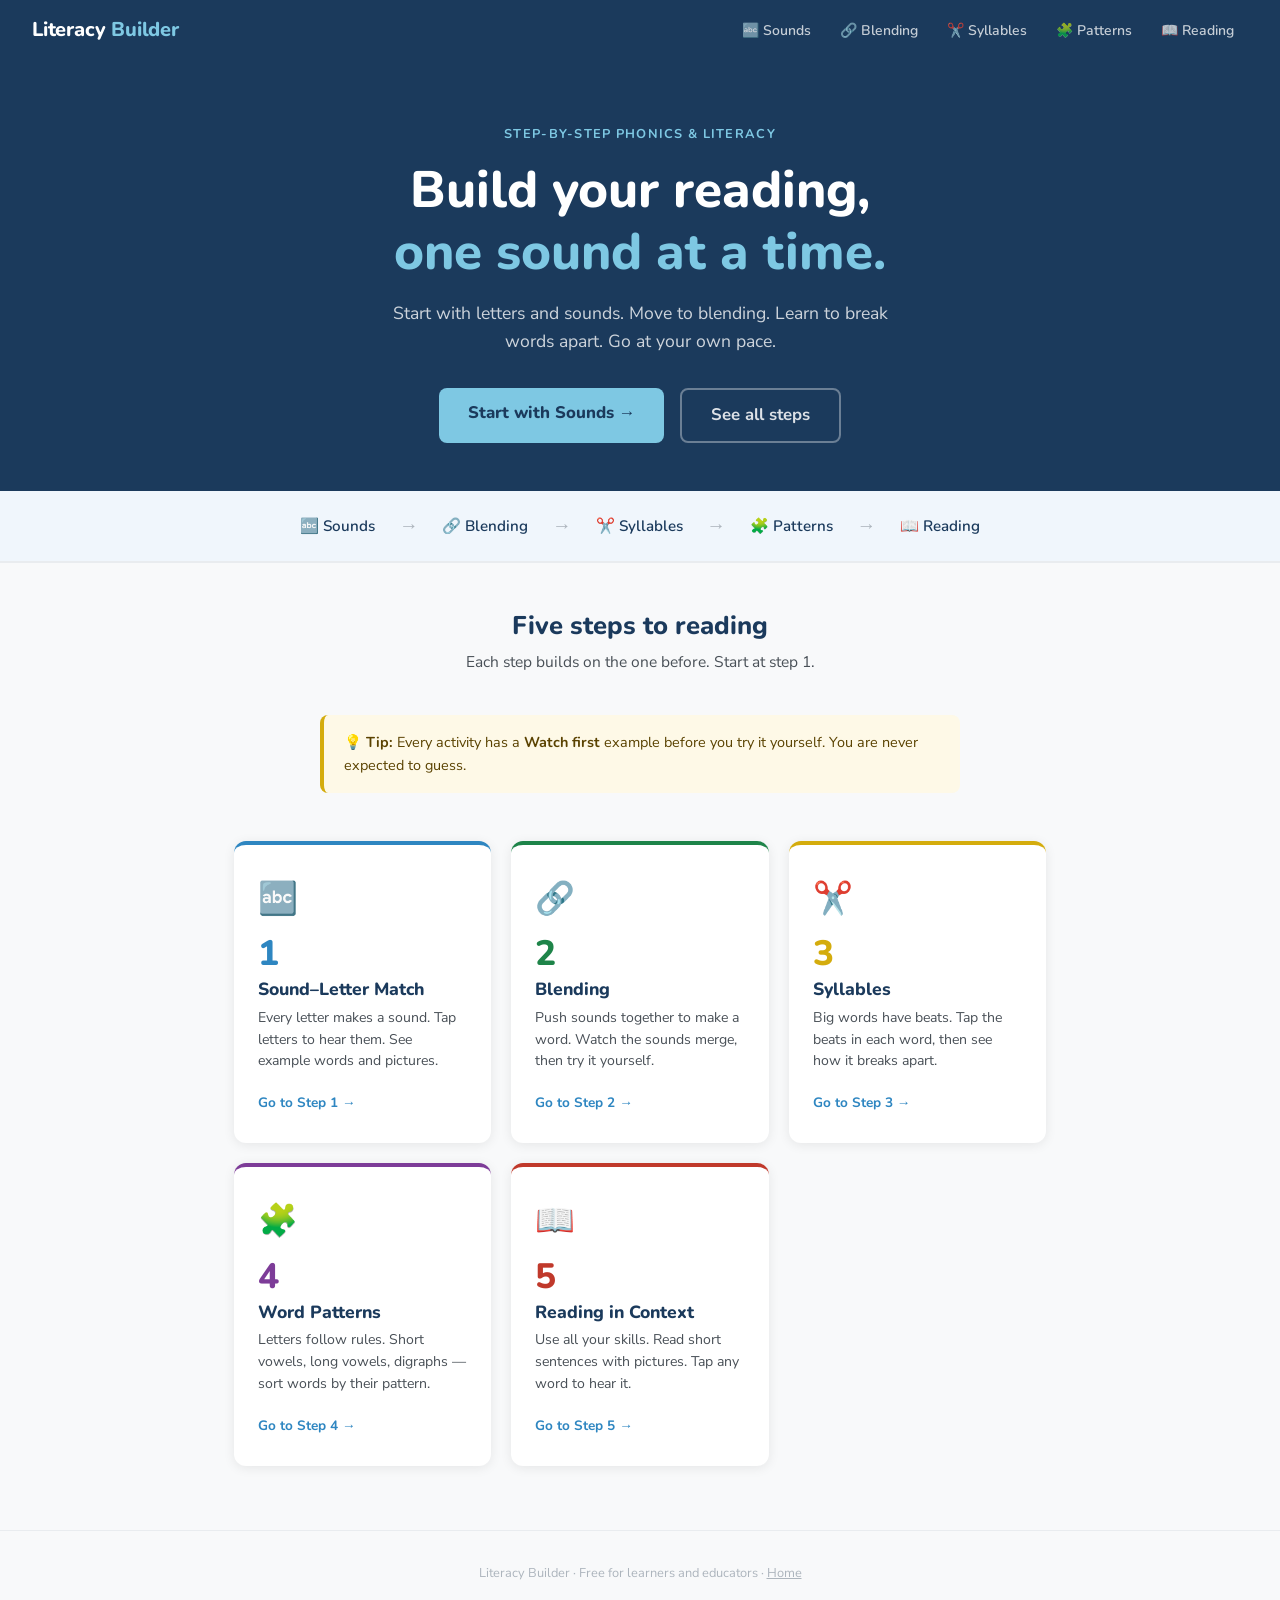
<file: index.html>
<!DOCTYPE html>
<html lang="en">
<head>
  <meta charset="UTF-8" />
  <meta name="viewport" content="width=device-width, initial-scale=1.0" />
  <title>Literacy Builder</title>
  <link rel="stylesheet" href="css/style.css" />
  <style>
    .hero {
      background: var(--navy);
      color: var(--white);
      padding: 4rem 2rem 3rem;
      text-align: center;
    }
    .hero-tag {
      font-family: 'Nunito', sans-serif;
      font-size: 0.8rem;
      font-weight: 700;
      letter-spacing: 0.1em;
      text-transform: uppercase;
      color: #7EC8E3;
      margin-bottom: 1rem;
    }
    .hero h1 {
      font-size: clamp(2.2rem, 5vw, 3.2rem);
      margin-bottom: 1rem;
    }
    .hero h1 span { color: #7EC8E3; }
    .hero p {
      font-size: 1.1rem;
      color: rgba(255,255,255,0.78);
      max-width: 520px;
      margin: 0 auto 2rem;
    }
    .hero-btns { display: flex; gap: 1rem; justify-content: center; flex-wrap: wrap; }
    .btn-hero-main {
      background: #7EC8E3;
      color: var(--navy);
      font-family: 'Nunito', sans-serif;
      font-weight: 800;
      font-size: 1.05rem;
      padding: 0.75rem 1.8rem;
      border-radius: 8px;
      border: none;
      cursor: pointer;
      text-decoration: none;
      display: inline-block;
    }
    .btn-hero-ghost {
      background: transparent;
      color: rgba(255,255,255,0.85);
      font-family: 'Nunito', sans-serif;
      font-weight: 700;
      font-size: 1.05rem;
      padding: 0.75rem 1.8rem;
      border-radius: 8px;
      border: 2px solid rgba(255,255,255,0.35);
      cursor: pointer;
      text-decoration: none;
      display: inline-block;
    }
    /* How it works strip */
    .how-strip {
      background: #f0f6fc;
      border-bottom: 2px solid var(--gray-2);
      padding: 1.25rem 2rem;
      display: flex;
      align-items: center;
      gap: 1.5rem;
      justify-content: center;
      flex-wrap: wrap;
      font-family: 'Nunito', sans-serif;
      font-weight: 600;
      font-size: 0.95rem;
      color: var(--navy);
    }
    .how-strip .arrow { color: var(--gray-3); font-size: 1.2rem; }
    /* Steps grid */
    .steps-section { max-width: 860px; margin: 0 auto; padding: 3rem 1.5rem 4rem; }
    .steps-section h2 {
      text-align: center;
      font-size: 1.6rem;
      color: var(--navy);
      margin-bottom: 0.5rem;
    }
    .steps-section .sub {
      text-align: center;
      color: var(--gray-4);
      margin-bottom: 2.5rem;
      font-size: 0.97rem;
    }
    .steps-grid {
      display: grid;
      grid-template-columns: repeat(auto-fit, minmax(230px, 1fr));
      gap: 1.25rem;
    }
    .step-card {
      background: var(--white);
      border-radius: var(--radius);
      box-shadow: var(--shadow);
      padding: 1.75rem 1.5rem;
      text-decoration: none;
      color: inherit;
      display: block;
      border-top: 4px solid var(--sky);
      transition: transform 0.15s, box-shadow 0.15s;
    }
    .step-card:hover { transform: translateY(-3px); box-shadow: 0 6px 20px rgba(0,0,0,0.12); }
    .step-card.c1 { border-color: var(--sky); }
    .step-card.c2 { border-color: var(--green); }
    .step-card.c3 { border-color: var(--amber); }
    .step-card.c4 { border-color: var(--purple); }
    .step-card.c5 { border-color: var(--coral); }
    .step-num {
      font-family: 'Nunito', sans-serif;
      font-weight: 800;
      font-size: 2.2rem;
      line-height: 1;
      margin-bottom: 0.5rem;
      opacity: 0.15;
    }
    .step-card.c1 .step-num { color: var(--sky); opacity: 1; }
    .step-card.c2 .step-num { color: var(--green); opacity: 1; }
    .step-card.c3 .step-num { color: var(--amber); opacity: 1; }
    .step-card.c4 .step-num { color: var(--purple); opacity: 1; }
    .step-card.c5 .step-num { color: var(--coral); opacity: 1; }
    .step-card .icon { font-size: 2rem; margin-bottom: 0.75rem; display: block; }
    .step-card h3 { font-size: 1.1rem; color: var(--navy); margin-bottom: 0.4rem; }
    .step-card p { font-size: 0.88rem; color: var(--gray-4); line-height: 1.55; margin-bottom: 1rem; }
    .step-link {
      font-family: 'Nunito', sans-serif;
      font-weight: 700;
      font-size: 0.85rem;
      color: var(--sky);
    }
    /* Tip box */
    .tip-box {
      max-width: 640px;
      margin: 0 auto 3rem;
      background: var(--amber-lt);
      border-left: 4px solid var(--amber);
      border-radius: 8px;
      padding: 1rem 1.25rem;
      font-size: 0.9rem;
      color: #5a4200;
    }
    .tip-box strong { font-family: 'Nunito', sans-serif; font-weight: 700; }
  </style>
</head>
<body>
  <nav id="site-nav"></nav>

  <div class="hero">
    <div class="hero-tag">Step-by-step phonics &amp; literacy</div>
    <h1>Build your reading,<br><span>one sound at a time.</span></h1>
    <p>Start with letters and sounds. Move to blending. Learn to break words apart. Go at your own pace.</p>
    <div class="hero-btns">
      <a class="btn-hero-main" href="activities/sounds.html">Start with Sounds →</a>
      <a class="btn-hero-ghost" href="#steps">See all steps</a>
    </div>
  </div>

  <div class="how-strip">
    <span>🔤 Sounds</span>
    <span class="arrow">→</span>
    <span>🔗 Blending</span>
    <span class="arrow">→</span>
    <span>✂️ Syllables</span>
    <span class="arrow">→</span>
    <span>🧩 Patterns</span>
    <span class="arrow">→</span>
    <span>📖 Reading</span>
  </div>

  <div class="steps-section" id="steps">
    <h2>Five steps to reading</h2>
    <p class="sub">Each step builds on the one before. Start at step 1.</p>

    <div class="tip-box">
      <strong>💡 Tip:</strong> Every activity has a <strong>Watch first</strong> example before you try it yourself. You are never expected to guess.
    </div>

    <div class="steps-grid">
      <a class="step-card c1" href="activities/sounds.html">
        <span class="icon">🔤</span>
        <div class="step-num">1</div>
        <h3>Sound–Letter Match</h3>
        <p>Every letter makes a sound. Tap letters to hear them. See example words and pictures.</p>
        <span class="step-link">Go to Step 1 →</span>
      </a>
      <a class="step-card c2" href="activities/blending.html">
        <span class="icon">🔗</span>
        <div class="step-num">2</div>
        <h3>Blending</h3>
        <p>Push sounds together to make a word. Watch the sounds merge, then try it yourself.</p>
        <span class="step-link">Go to Step 2 →</span>
      </a>
      <a class="step-card c3" href="activities/syllables.html">
        <span class="icon">✂️</span>
        <div class="step-num">3</div>
        <h3>Syllables</h3>
        <p>Big words have beats. Tap the beats in each word, then see how it breaks apart.</p>
        <span class="step-link">Go to Step 3 →</span>
      </a>
      <a class="step-card c4" href="activities/patterns.html">
        <span class="icon">🧩</span>
        <div class="step-num">4</div>
        <h3>Word Patterns</h3>
        <p>Letters follow rules. Short vowels, long vowels, digraphs — sort words by their pattern.</p>
        <span class="step-link">Go to Step 4 →</span>
      </a>
      <a class="step-card c5" href="activities/reading.html">
        <span class="icon">📖</span>
        <div class="step-num">5</div>
        <h3>Reading in Context</h3>
        <p>Use all your skills. Read short sentences with pictures. Tap any word to hear it.</p>
        <span class="step-link">Go to Step 5 →</span>
      </a>
    </div>
  </div>

  <footer id="site-footer"></footer>
  <script src="js/nav.js"></script>
  <script>injectNav('');</script>
</body>
</html>
</file>
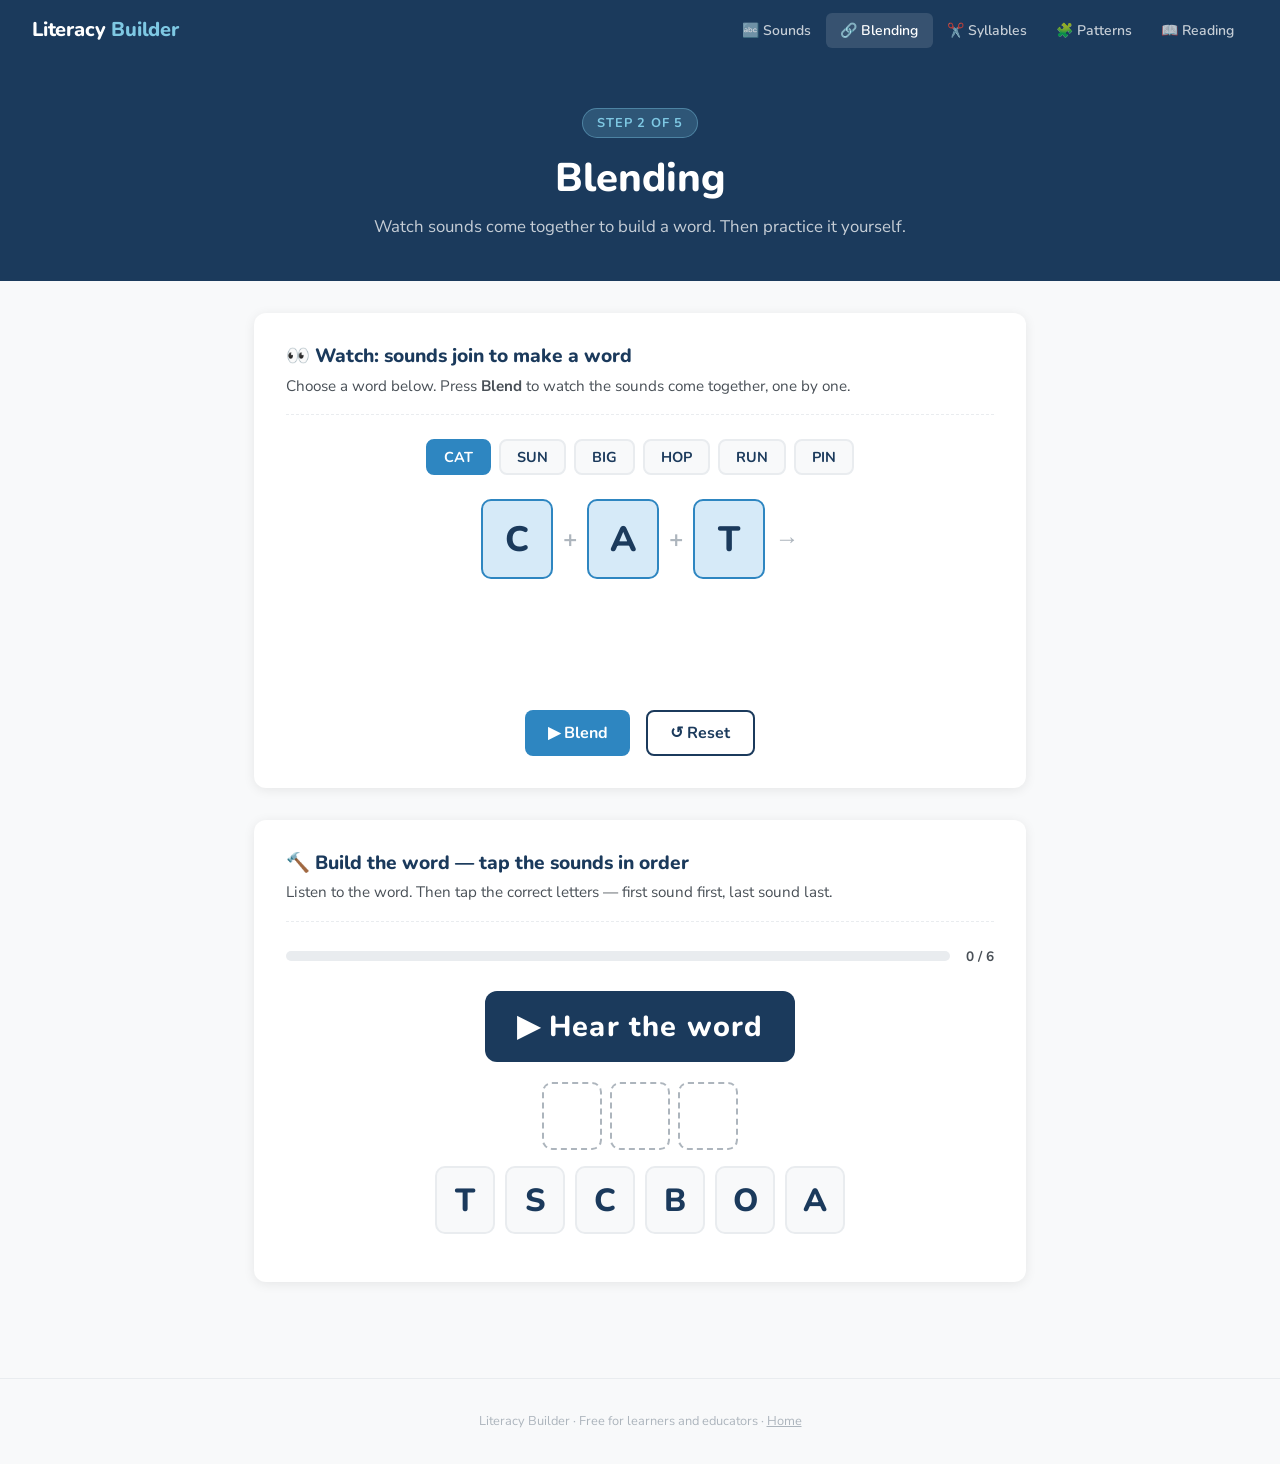
<file: activities/blending.html>
<!DOCTYPE html>
<html lang="en">
<head>
  <meta charset="UTF-8" />
  <meta name="viewport" content="width=device-width, initial-scale=1.0" />
  <title>Step 2: Blending – Literacy Builder</title>
  <link rel="stylesheet" href="../css/style.css" />
  <style>
    /* ── BLENDER ─────────────────── */
    .blender {
      display: flex;
      flex-direction: column;
      align-items: center;
      gap: 1.5rem;
    }
    .sound-row {
      display: flex;
      align-items: center;
      gap: 10px;
      flex-wrap: wrap;
      justify-content: center;
    }
    .sound-box {
      width: 72px;
      height: 80px;
      border-radius: 10px;
      border: 2px solid var(--sky);
      background: var(--sky-lt);
      display: flex;
      align-items: center;
      justify-content: center;
      font-family: 'Nunito', sans-serif;
      font-weight: 800;
      font-size: 2.2rem;
      color: var(--navy);
      position: relative;
      transition: background 0.2s, transform 0.15s;
    }
    .sound-box.lit {
      background: var(--sky);
      color: white;
      transform: scale(1.08);
    }
    .plus-sign {
      font-size: 1.5rem;
      color: var(--gray-3);
      font-weight: 700;
    }
    .arrow-sign {
      font-size: 1.5rem;
      color: var(--gray-3);
    }
    .word-result {
      background: var(--navy);
      color: white;
      font-family: 'Nunito', sans-serif;
      font-weight: 800;
      font-size: 2.5rem;
      border-radius: 12px;
      padding: 0.6rem 2rem;
      letter-spacing: 0.05em;
      min-width: 180px;
      text-align: center;
      opacity: 0;
      transition: opacity 0.4s;
    }
    .word-result.show { opacity: 1; }
    .blend-btns { display: flex; gap: 1rem; flex-wrap: wrap; justify-content: center; }

    /* word selector */
    .word-selector {
      display: flex;
      gap: 8px;
      flex-wrap: wrap;
      justify-content: center;
      margin-bottom: 1.5rem;
    }
    .word-pick {
      background: var(--gray-1);
      border: 2px solid var(--gray-2);
      border-radius: 8px;
      padding: 6px 16px;
      font-family: 'Nunito', sans-serif;
      font-weight: 700;
      font-size: 0.9rem;
      color: var(--navy);
      cursor: pointer;
      transition: all 0.12s;
    }
    .word-pick:hover  { border-color: var(--sky); background: var(--sky-lt); }
    .word-pick.active { border-color: var(--sky); background: var(--sky); color: white; }

    /* ── SORT GAME ───────────────── */
    .sort-prompt {
      font-family: 'Nunito', sans-serif;
      font-weight: 800;
      font-size: 1.15rem;
      color: var(--navy);
      text-align: center;
      margin-bottom: 1rem;
    }
    .audio-word-btn {
      background: var(--navy);
      color: white;
      border: none;
      border-radius: 12px;
      padding: 1rem 2rem;
      font-family: 'Nunito', sans-serif;
      font-weight: 800;
      font-size: 1.8rem;
      cursor: pointer;
      display: block;
      margin: 0 auto 1.25rem;
      letter-spacing: 0.04em;
    }
    .audio-word-btn:active { transform: scale(0.97); }
    .letter-choices {
      display: flex;
      gap: 10px;
      justify-content: center;
      flex-wrap: wrap;
      margin-bottom: 1rem;
    }
    .letter-choice {
      width: 60px;
      height: 68px;
      border-radius: 10px;
      border: 2px solid var(--gray-2);
      background: var(--gray-1);
      font-family: 'Nunito', sans-serif;
      font-weight: 800;
      font-size: 2rem;
      color: var(--navy);
      cursor: pointer;
      display: flex;
      align-items: center;
      justify-content: center;
      transition: all 0.12s;
    }
    .letter-choice:hover { border-color: var(--sky); background: var(--sky-lt); }
    .letter-choice.right { border-color: var(--green); background: var(--green-lt); color: var(--green); pointer-events: none; }
    .letter-choice.wrong { border-color: var(--coral); background: var(--coral-lt); color: var(--coral); }
    .slot-row {
      display: flex;
      gap: 8px;
      justify-content: center;
      margin-bottom: 1rem;
    }
    .slot {
      width: 60px;
      height: 68px;
      border-radius: 10px;
      border: 2px dashed var(--gray-3);
      background: var(--white);
      font-family: 'Nunito', sans-serif;
      font-weight: 800;
      font-size: 2rem;
      color: var(--navy);
      display: flex;
      align-items: center;
      justify-content: center;
    }
    .slot.filled { border-style: solid; border-color: var(--green); background: var(--green-lt); color: var(--green); }
  </style>
</head>
<body>
  <nav id="site-nav"></nav>

  <div class="page-hero">
    <div class="step-badge">Step 2 of 5</div>
    <h1>Blending</h1>
    <p>Watch sounds come together to build a word. Then practice it yourself.</p>
  </div>

  <div class="activity-wrap">

    <!-- DEMO: animated blender -->
    <div class="activity-card">
      <h2>👀 Watch: sounds join to make a word</h2>
      <p class="instruction">Choose a word below. Press <strong>Blend</strong> to watch the sounds come together, one by one.</p>

      <div class="word-selector" id="word-selector"></div>

      <div class="blender">
        <div class="sound-row" id="sound-row"></div>
        <div class="word-result" id="word-result"></div>
        <div class="blend-btns">
          <button class="btn btn-sky" id="blend-btn" onclick="startBlend()">▶ Blend</button>
          <button class="btn btn-ghost" onclick="resetBlend()">↺ Reset</button>
        </div>
      </div>
      <div class="feedback" id="blend-feedback"></div>
    </div>

    <!-- ACTIVITY: Build the word -->
    <div class="activity-card">
      <h2>🔨 Build the word — tap the sounds in order</h2>
      <p class="instruction">Listen to the word. Then tap the correct letters — first sound first, last sound last.</p>

      <div class="progress-row">
        <div class="progress-bar"><div class="progress-fill" id="build-progress" style="width:0%"></div></div>
        <span class="progress-label" id="build-count">0 / 6</span>
      </div>

      <button class="audio-word-btn" id="audio-word-btn" onclick="playBuildWord()">▶ Hear the word</button>

      <div class="slot-row" id="slot-row"></div>
      <div class="letter-choices" id="letter-choices"></div>
      <div class="feedback" id="build-feedback"></div>

      <div style="text-align:center;margin-top:1.5rem;display:none;" id="build-next-row">
        <button class="btn btn-navy" onclick="nextBuildWord()">Next word →</button>
      </div>
      <div style="text-align:center;margin-top:1.5rem;display:none;" id="build-done">
        <p style="font-family:'Nunito',sans-serif;font-weight:800;font-size:1.2rem;color:var(--green);margin-bottom:1rem;">🎉 You built all the words!</p>
        <a class="btn btn-green" href="syllables.html">Next: Syllables →</a>
      </div>
    </div>

  </div>

  <footer id="site-footer"></footer>
  <script src="../js/nav.js"></script>
  <script>
    injectNav('blending');

    // ── DATA ───────────────────────────────────────────────
    const blendWords = [
      { word: 'CAT', sounds: ['C','A','T'] },
      { word: 'SUN', sounds: ['S','U','N'] },
      { word: 'BIG', sounds: ['B','I','G'] },
      { word: 'HOP', sounds: ['H','O','P'] },
      { word: 'RUN', sounds: ['R','U','N'] },
      { word: 'PIN', sounds: ['P','I','N'] },
    ];

    const buildWords = [
      { word: 'CAT', sounds: ['C','A','T'], distractors:['B','O','S'] },
      { word: 'SIT', sounds: ['S','I','T'], distractors:['M','O','P'] },
      { word: 'BED', sounds: ['B','E','D'], distractors:['P','A','N'] },
      { word: 'HOP', sounds: ['H','O','P'], distractors:['F','A','T'] },
      { word: 'RUN', sounds: ['R','U','N'], distractors:['B','I','G'] },
      { word: 'FIG', sounds: ['F','I','G'], distractors:['S','O','T'] },
    ];

    // ── BLEND DEMO ─────────────────────────────────────────
    let blendIndex = 0, blending = false;

    function buildWordSelector() {
      const ws = document.getElementById('word-selector');
      blendWords.forEach((w, i) => {
        const btn = document.createElement('button');
        btn.className = 'word-pick' + (i === 0 ? ' active' : '');
        btn.textContent = w.word;
        btn.addEventListener('click', () => {
          blendIndex = i;
          document.querySelectorAll('.word-pick').forEach(b => b.classList.remove('active'));
          btn.classList.add('active');
          resetBlend();
        });
        ws.appendChild(btn);
      });
    }
    buildWordSelector();

    function renderSoundRow() {
      const d = blendWords[blendIndex];
      const row = document.getElementById('sound-row');
      row.innerHTML = '';
      d.sounds.forEach((s, i) => {
        if (i > 0) {
          const plus = document.createElement('span');
          plus.className = 'plus-sign';
          plus.textContent = '+';
          row.appendChild(plus);
        }
        const box = document.createElement('div');
        box.className = 'sound-box';
        box.id = 'sbox-' + i;
        box.textContent = s;
        row.appendChild(box);
      });
      const arrow = document.createElement('span');
      arrow.className = 'arrow-sign';
      arrow.textContent = '→';
      row.appendChild(arrow);
      document.getElementById('word-result').className = 'word-result';
      document.getElementById('word-result').textContent = d.word;
    }
    renderSoundRow();

    function resetBlend() {
      blending = false;
      renderSoundRow();
      document.getElementById('blend-feedback').className = 'feedback';
      document.getElementById('blend-btn').disabled = false;
    }

    function startBlend() {
      if (blending) return;
      blending = true;
      document.getElementById('blend-btn').disabled = true;
      const d = blendWords[blendIndex];
      let i = 0;
      function step() {
        if (i < d.sounds.length) {
          const box = document.getElementById('sbox-' + i);
          box.classList.add('lit');
          speak(d.sounds[i], 0.7);
          i++;
          setTimeout(step, 700);
        } else {
          setTimeout(() => {
            document.getElementById('word-result').classList.add('show');
            speak(d.word, 0.75);
            showFeedback(document.getElementById('blend-feedback'), 'neutral',
              `✅ The sounds ${d.sounds.join(' + ')} blend to make "${d.word}".`);
          }, 300);
        }
      }
      step();
    }

    // ── BUILD WORD ─────────────────────────────────────────
    let buildIndex = 0, buildFilled = [];

    function renderBuildWord() {
      const d = buildWords[buildIndex];
      buildFilled = [];
      updateBuildProgress();
      document.getElementById('build-feedback').className = 'feedback';
      document.getElementById('build-next-row').style.display = 'none';
      document.getElementById('audio-word-btn').textContent = '▶ Hear the word';

      // Slots
      const slots = document.getElementById('slot-row');
      slots.innerHTML = '';
      d.sounds.forEach((_, i) => {
        const s = document.createElement('div');
        s.className = 'slot';
        s.id = 'slot-' + i;
        slots.appendChild(s);
      });

      // Choices (target + distractors, shuffled)
      const all = shuffleArr([...d.sounds, ...d.distractors]);
      const choices = document.getElementById('letter-choices');
      choices.innerHTML = '';
      all.forEach(letter => {
        const btn = document.createElement('div');
        btn.className = 'letter-choice';
        btn.textContent = letter;
        btn.addEventListener('click', () => chooseLetter(btn, letter));
        choices.appendChild(btn);
      });
    }

    function playBuildWord() {
      const d = buildWords[buildIndex];
      speak(d.word, 0.75);
      document.getElementById('audio-word-btn').textContent = d.word + ' 🔊';
    }

    function chooseLetter(btn, letter) {
      const d = buildWords[buildIndex];
      const expected = d.sounds[buildFilled.length];
      if (!expected) return;

      if (letter === expected) {
        buildFilled.push(letter);
        const slot = document.getElementById('slot-' + (buildFilled.length - 1));
        slot.textContent = letter;
        slot.classList.add('filled');
        btn.classList.add('right');
        btn.style.pointerEvents = 'none';
        speak(letter, 0.8);

        if (buildFilled.length === d.sounds.length) {
          speak(d.word, 0.8);
          showFeedback(document.getElementById('build-feedback'), 'correct',
            `✅ Yes! ${d.sounds.join(' + ')} = "${d.word}". Well done.`);
          updateBuildProgress();
          if (buildIndex < buildWords.length - 1) {
            document.getElementById('build-next-row').style.display = 'block';
          } else {
            setTimeout(() => {
              document.getElementById('build-next-row').style.display = 'none';
              document.getElementById('build-done').style.display = 'block';
            }, 1000);
          }
        }
      } else {
        btn.classList.add('wrong');
        showFeedback(document.getElementById('build-feedback'), 'incorrect',
          `Not quite. Think about the first sound in the word. Press ▶ to hear it again.`);
        setTimeout(() => btn.classList.remove('wrong'), 800);
      }
    }

    function nextBuildWord() {
      buildIndex++;
      renderBuildWord();
    }

    function updateBuildProgress() {
      const done = buildFilled.length > 0 ? buildIndex : buildIndex;
      const total = buildWords.length;
      document.getElementById('build-progress').style.width = (buildIndex / total * 100) + '%';
      document.getElementById('build-count').textContent = buildIndex + ' / ' + total;
    }

    function shuffleArr(a) {
      for (let i = a.length - 1; i > 0; i--) {
        const j = Math.floor(Math.random() * (i + 1));
        [a[i], a[j]] = [a[j], a[i]];
      }
      return a;
    }

    renderBuildWord();
  </script>
</body>
</html>
</file>
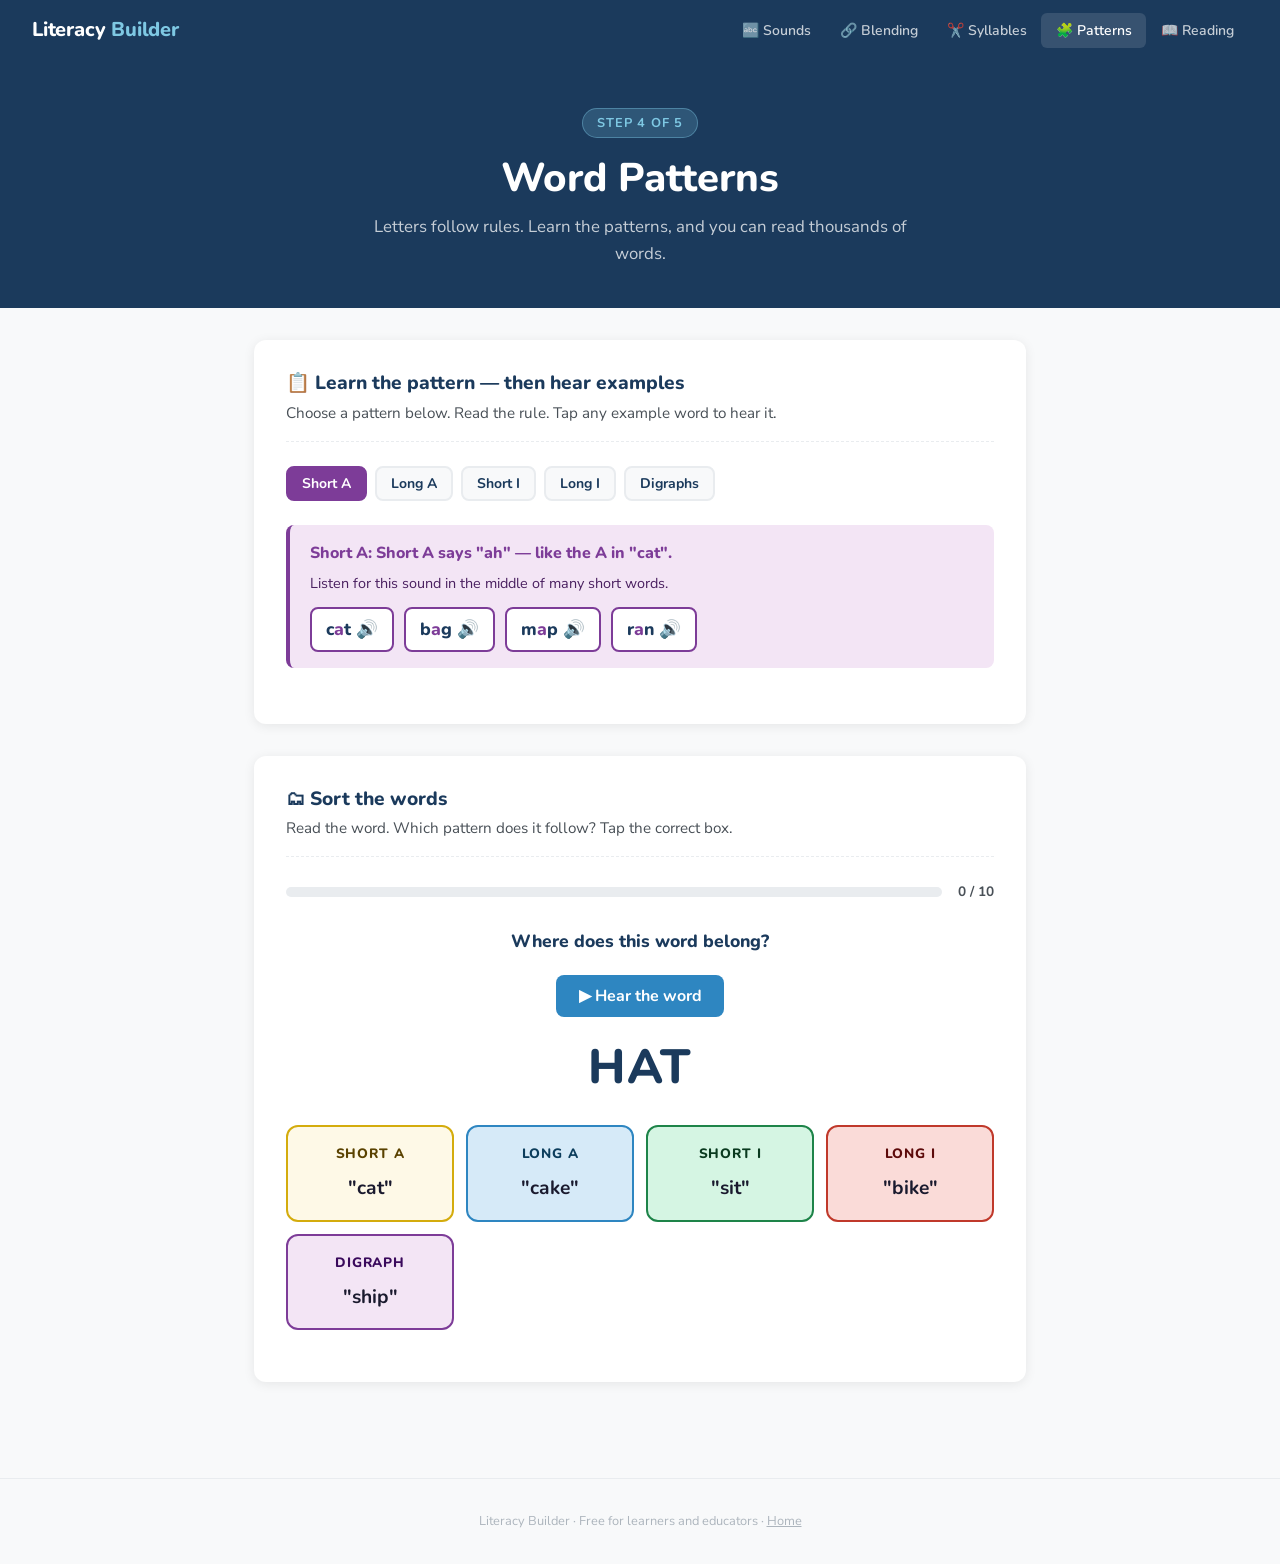
<file: activities/patterns.html>
<!DOCTYPE html>
<html lang="en">
<head>
  <meta charset="UTF-8" />
  <meta name="viewport" content="width=device-width, initial-scale=1.0" />
  <title>Step 4: Word Patterns – Literacy Builder</title>
  <link rel="stylesheet" href="../css/style.css" />
  <style>
    /* ── PATTERN DISPLAY ──────────────────── */
    .pattern-tabs {
      display: flex;
      gap: 8px;
      flex-wrap: wrap;
      margin-bottom: 1.5rem;
    }
    .pattern-tab {
      background: var(--gray-1);
      border: 2px solid var(--gray-2);
      border-radius: 8px;
      padding: 6px 14px;
      font-family: 'Nunito', sans-serif;
      font-weight: 700;
      font-size: 0.875rem;
      cursor: pointer;
      color: var(--navy);
      transition: all 0.12s;
    }
    .pattern-tab:hover  { border-color: var(--purple); background: var(--purple-lt); }
    .pattern-tab.active { border-color: var(--purple); background: var(--purple);    color: white; }

    .pattern-explain {
      background: var(--purple-lt);
      border-left: 4px solid var(--purple);
      border-radius: 8px;
      padding: 1rem 1.25rem;
      margin-bottom: 1.5rem;
    }
    .pattern-explain .rule {
      font-family: 'Nunito', sans-serif;
      font-weight: 800;
      font-size: 1rem;
      color: var(--purple);
      margin-bottom: 0.35rem;
    }
    .pattern-explain p {
      font-size: 0.9rem;
      color: #4a2060;
    }
    .example-strip {
      display: flex;
      gap: 10px;
      flex-wrap: wrap;
    }
    .ex-chip {
      background: white;
      border: 2px solid var(--purple);
      border-radius: 8px;
      padding: 6px 14px;
      font-family: 'Nunito', sans-serif;
      font-weight: 800;
      font-size: 1.1rem;
      color: var(--navy);
      cursor: pointer;
      transition: background 0.12s;
    }
    .ex-chip:hover { background: var(--purple-lt); }
    .ex-chip .vowel { color: var(--purple); }

    /* ── SORT GAME ───────────────────────── */
    .sort-intro {
      text-align: center;
      font-family: 'Nunito', sans-serif;
      font-weight: 800;
      font-size: 1.1rem;
      color: var(--navy);
      margin-bottom: 1.25rem;
    }
    .sort-word-display {
      font-family: 'Nunito', sans-serif;
      font-weight: 800;
      font-size: 3rem;
      text-align: center;
      color: var(--navy);
      margin-bottom: 0.5rem;
      letter-spacing: 0.04em;
    }
    .sort-bins {
      display: grid;
      grid-template-columns: repeat(auto-fit, minmax(160px, 1fr));
      gap: 12px;
      margin: 1.25rem 0;
    }
    .sort-bin {
      border-radius: 12px;
      padding: 1rem;
      min-height: 80px;
      cursor: pointer;
      border: 2px solid transparent;
      transition: all 0.15s;
      text-align: center;
    }
    .sort-bin .bin-label {
      font-family: 'Nunito', sans-serif;
      font-weight: 800;
      font-size: 0.85rem;
      text-transform: uppercase;
      letter-spacing: 0.06em;
      margin-bottom: 0.5rem;
    }
    .sort-bin .bin-example {
      font-family: 'Nunito', sans-serif;
      font-weight: 700;
      font-size: 1.2rem;
    }
    /* per-bin colors */
    .bin-short-a { background: #FEF9E7; border-color: var(--amber); }
    .bin-short-a .bin-label { color: #5a4200; }
    .bin-short-a:hover { background: #faeeca; }
    .bin-long-a  { background: var(--sky-lt); border-color: var(--sky); }
    .bin-long-a .bin-label { color: #0c3d5c; }
    .bin-long-a:hover  { background: #c0dff5; }
    .bin-short-i { background: var(--green-lt); border-color: var(--green); }
    .bin-short-i .bin-label { color: #0a3a1f; }
    .bin-short-i:hover { background: #b3efcc; }
    .bin-long-i  { background: var(--coral-lt); border-color: var(--coral); }
    .bin-long-i .bin-label { color: #5c0a0a; }
    .bin-long-i:hover  { background: #f5b9b3; }
    .bin-digraph { background: var(--purple-lt); border-color: var(--purple); }
    .bin-digraph .bin-label { color: #3a0a5c; }
    .bin-digraph:hover { background: #e0c0f5; }

    .sort-bin.flash-right { background: var(--green-lt) !important; border-color: var(--green) !important; }
    .sort-bin.flash-wrong { background: var(--coral-lt) !important; border-color: var(--coral) !important; }
  </style>
</head>
<body>
  <nav id="site-nav"></nav>

  <div class="page-hero">
    <div class="step-badge">Step 4 of 5</div>
    <h1>Word Patterns</h1>
    <p>Letters follow rules. Learn the patterns, and you can read thousands of words.</p>
  </div>

  <div class="activity-wrap">

    <!-- ACTIVITY 1: Pattern Guide -->
    <div class="activity-card">
      <h2>📋 Learn the pattern — then hear examples</h2>
      <p class="instruction">Choose a pattern below. Read the rule. Tap any example word to hear it.</p>

      <div class="pattern-tabs" id="pattern-tabs"></div>
      <div class="pattern-explain" id="pattern-explain"></div>
    </div>

    <!-- ACTIVITY 2: Word Sort -->
    <div class="activity-card">
      <h2>🗂 Sort the words</h2>
      <p class="instruction">Read the word. Which pattern does it follow? Tap the correct box.</p>

      <div class="progress-row">
        <div class="progress-bar"><div class="progress-fill" id="sort-progress" style="width:0%"></div></div>
        <span class="progress-label" id="sort-count">0 / 10</span>
      </div>

      <div class="sort-intro">Where does this word belong?</div>
      <button class="btn btn-sky" style="display:block;margin:0 auto 0.75rem;" onclick="playCurrentSort()">▶ Hear the word</button>
      <div class="sort-word-display" id="sort-word-display"></div>

      <div class="sort-bins" id="sort-bins"></div>
      <div class="feedback" id="sort-feedback"></div>

      <div style="text-align:center;margin-top:1.5rem;display:none;" id="sort-next-row">
        <button class="btn btn-navy" onclick="nextSortWord()">Next word →</button>
      </div>
      <div style="text-align:center;margin-top:1.5rem;display:none;" id="sort-done">
        <p style="font-family:'Nunito',sans-serif;font-weight:800;font-size:1.2rem;color:var(--green);margin-bottom:1rem;">🎉 Excellent! You sorted all the words.</p>
        <a class="btn btn-green" href="reading.html">Next: Reading in Context →</a>
      </div>
    </div>

  </div>

  <footer id="site-footer"></footer>
  <script src="../js/nav.js"></script>
  <script>
    injectNav('patterns');

    // ── PATTERN DATA ──────────────────────────────────────
    const patterns = [
      {
        id: 'short-a',
        name: 'Short A',
        rule: 'Short A says "ah" — like the A in "cat".',
        note: 'Listen for this sound in the middle of many short words.',
        examples: [
          { word:'cat', marked:'c<span class="vowel">a</span>t' },
          { word:'bag', marked:'b<span class="vowel">a</span>g' },
          { word:'map', marked:'m<span class="vowel">a</span>p' },
          { word:'ran', marked:'r<span class="vowel">a</span>n' },
        ]
      },
      {
        id: 'long-a',
        name: 'Long A',
        rule: 'Long A says its name — "ay" — like the A in "cake".',
        note: 'Long A often appears in the pattern consonant-A-consonant-E (c-a-k-e), or in pairs like AI or AY.',
        examples: [
          { word:'cake', marked:'c<span class="vowel">a</span>k<span class="vowel">e</span>' },
          { word:'rain', marked:'r<span class="vowel">ai</span>n' },
          { word:'play', marked:'pl<span class="vowel">ay</span>' },
          { word:'name', marked:'n<span class="vowel">a</span>m<span class="vowel">e</span>' },
        ]
      },
      {
        id: 'short-i',
        name: 'Short I',
        rule: 'Short I says "ih" — like the I in "sit".',
        note: 'This sound is quick and small, right in the middle of the word.',
        examples: [
          { word:'sit', marked:'s<span class="vowel">i</span>t' },
          { word:'pin', marked:'p<span class="vowel">i</span>n' },
          { word:'big', marked:'b<span class="vowel">i</span>g' },
          { word:'flip', marked:'fl<span class="vowel">i</span>p' },
        ]
      },
      {
        id: 'long-i',
        name: 'Long I',
        rule: 'Long I says its name — "eye" — like the I in "bike".',
        note: 'Long I often appears in the pattern consonant-I-consonant-E, or can be spelled -IGH or just Y.',
        examples: [
          { word:'bike', marked:'b<span class="vowel">i</span>k<span class="vowel">e</span>' },
          { word:'night', marked:'n<span class="vowel">igh</span>t' },
          { word:'fly', marked:'fl<span class="vowel">y</span>' },
          { word:'mine', marked:'m<span class="vowel">i</span>n<span class="vowel">e</span>' },
        ]
      },
      {
        id: 'digraph',
        name: 'Digraphs',
        rule: 'Two letters together make one new sound.',
        note: 'SH, CH, TH, and WH are digraphs. The two letters work as a team.',
        examples: [
          { word:'ship', marked:'<span class="vowel">sh</span>ip' },
          { word:'chin', marked:'<span class="vowel">ch</span>in' },
          { word:'then', marked:'<span class="vowel">th</span>en' },
          { word:'when', marked:'<span class="vowel">wh</span>en' },
        ]
      },
    ];

    // ── PATTERN TABS ──────────────────────────────────────
    let activePattern = 0;

    function buildPatternTabs() {
      const tabs = document.getElementById('pattern-tabs');
      patterns.forEach((p, i) => {
        const btn = document.createElement('button');
        btn.className = 'pattern-tab' + (i === 0 ? ' active' : '');
        btn.textContent = p.name;
        btn.addEventListener('click', () => {
          activePattern = i;
          document.querySelectorAll('.pattern-tab').forEach(t => t.classList.remove('active'));
          btn.classList.add('active');
          renderPatternExplain();
        });
        tabs.appendChild(btn);
      });
    }
    buildPatternTabs();

    function renderPatternExplain() {
      const p = patterns[activePattern];
      document.getElementById('pattern-explain').innerHTML = `
        <div class="rule">${p.name}: ${p.rule}</div>
        <p style="margin-bottom:0.75rem;">${p.note}</p>
        <div class="example-strip">
          ${p.examples.map(e => `<span class="ex-chip" onclick="speak('${e.word}')">${e.marked} 🔊</span>`).join('')}
        </div>
      `;
    }
    renderPatternExplain();

    // ── SORT DATA ─────────────────────────────────────────
    const sortItems = [
      { word:'hat',   pattern:'short-a' },
      { word:'lake',  pattern:'long-a'  },
      { word:'ship',  pattern:'digraph' },
      { word:'big',   pattern:'short-i' },
      { word:'night', pattern:'long-i'  },
      { word:'fan',   pattern:'short-a' },
      { word:'child', pattern:'digraph' },
      { word:'fly',   pattern:'long-i'  },
      { word:'rain',  pattern:'long-a'  },
      { word:'tip',   pattern:'short-i' },
    ];

    const bins = [
      { id:'short-a', label:'Short A',  example:'"cat"',  css:'bin-short-a' },
      { id:'long-a',  label:'Long A',   example:'"cake"', css:'bin-long-a'  },
      { id:'short-i', label:'Short I',  example:'"sit"',  css:'bin-short-i' },
      { id:'long-i',  label:'Long I',   example:'"bike"', css:'bin-long-i'  },
      { id:'digraph', label:'Digraph',  example:'"ship"', css:'bin-digraph' },
    ];

    let sortIndex = 0, sortAnswered = false;

    function renderBins() {
      const container = document.getElementById('sort-bins');
      container.innerHTML = '';
      bins.forEach(b => {
        const div = document.createElement('div');
        div.className = 'sort-bin ' + b.css;
        div.id = 'bin-' + b.id;
        div.innerHTML = `<div class="bin-label">${b.label}</div><div class="bin-example">${b.example}</div>`;
        div.addEventListener('click', () => checkSort(b.id));
        container.appendChild(div);
      });
    }
    renderBins();

    function renderSortWord() {
      sortAnswered = false;
      document.getElementById('sort-word-display').textContent = sortItems[sortIndex].word.toUpperCase();
      document.getElementById('sort-feedback').className = 'feedback';
      document.getElementById('sort-next-row').style.display = 'none';
      renderBins();
      updateSortProgress();
    }

    function playCurrentSort() {
      speak(sortItems[sortIndex].word, 0.8);
    }

    function checkSort(chosen) {
      if (sortAnswered) return;
      sortAnswered = true;
      const item = sortItems[sortIndex];
      const fb = document.getElementById('sort-feedback');
      const chosenBin = document.getElementById('bin-' + chosen);
      const correctBin = document.getElementById('bin-' + item.pattern);
      const patLabel = bins.find(b => b.id === item.pattern).label;

      if (chosen === item.pattern) {
        chosenBin.classList.add('flash-right');
        showFeedback(fb, 'correct', `✅ Yes! "${item.word}" is a ${patLabel} word.`);
      } else {
        chosenBin.classList.add('flash-wrong');
        correctBin.classList.add('flash-right');
        showFeedback(fb, 'incorrect', `Not quite. "${item.word}" belongs with ${patLabel} words.`);
      }
      updateSortProgress();
      if (sortIndex < sortItems.length - 1) {
        document.getElementById('sort-next-row').style.display = 'block';
      } else {
        setTimeout(() => {
          document.getElementById('sort-next-row').style.display = 'none';
          document.getElementById('sort-done').style.display = 'block';
        }, 1000);
      }
    }

    function nextSortWord() {
      sortIndex++;
      renderSortWord();
    }

    function updateSortProgress() {
      const done = sortAnswered ? sortIndex + 1 : sortIndex;
      document.getElementById('sort-progress').style.width = (done / sortItems.length * 100) + '%';
      document.getElementById('sort-count').textContent = done + ' / ' + sortItems.length;
    }

    renderSortWord();
  </script>
</body>
</html>
</file>
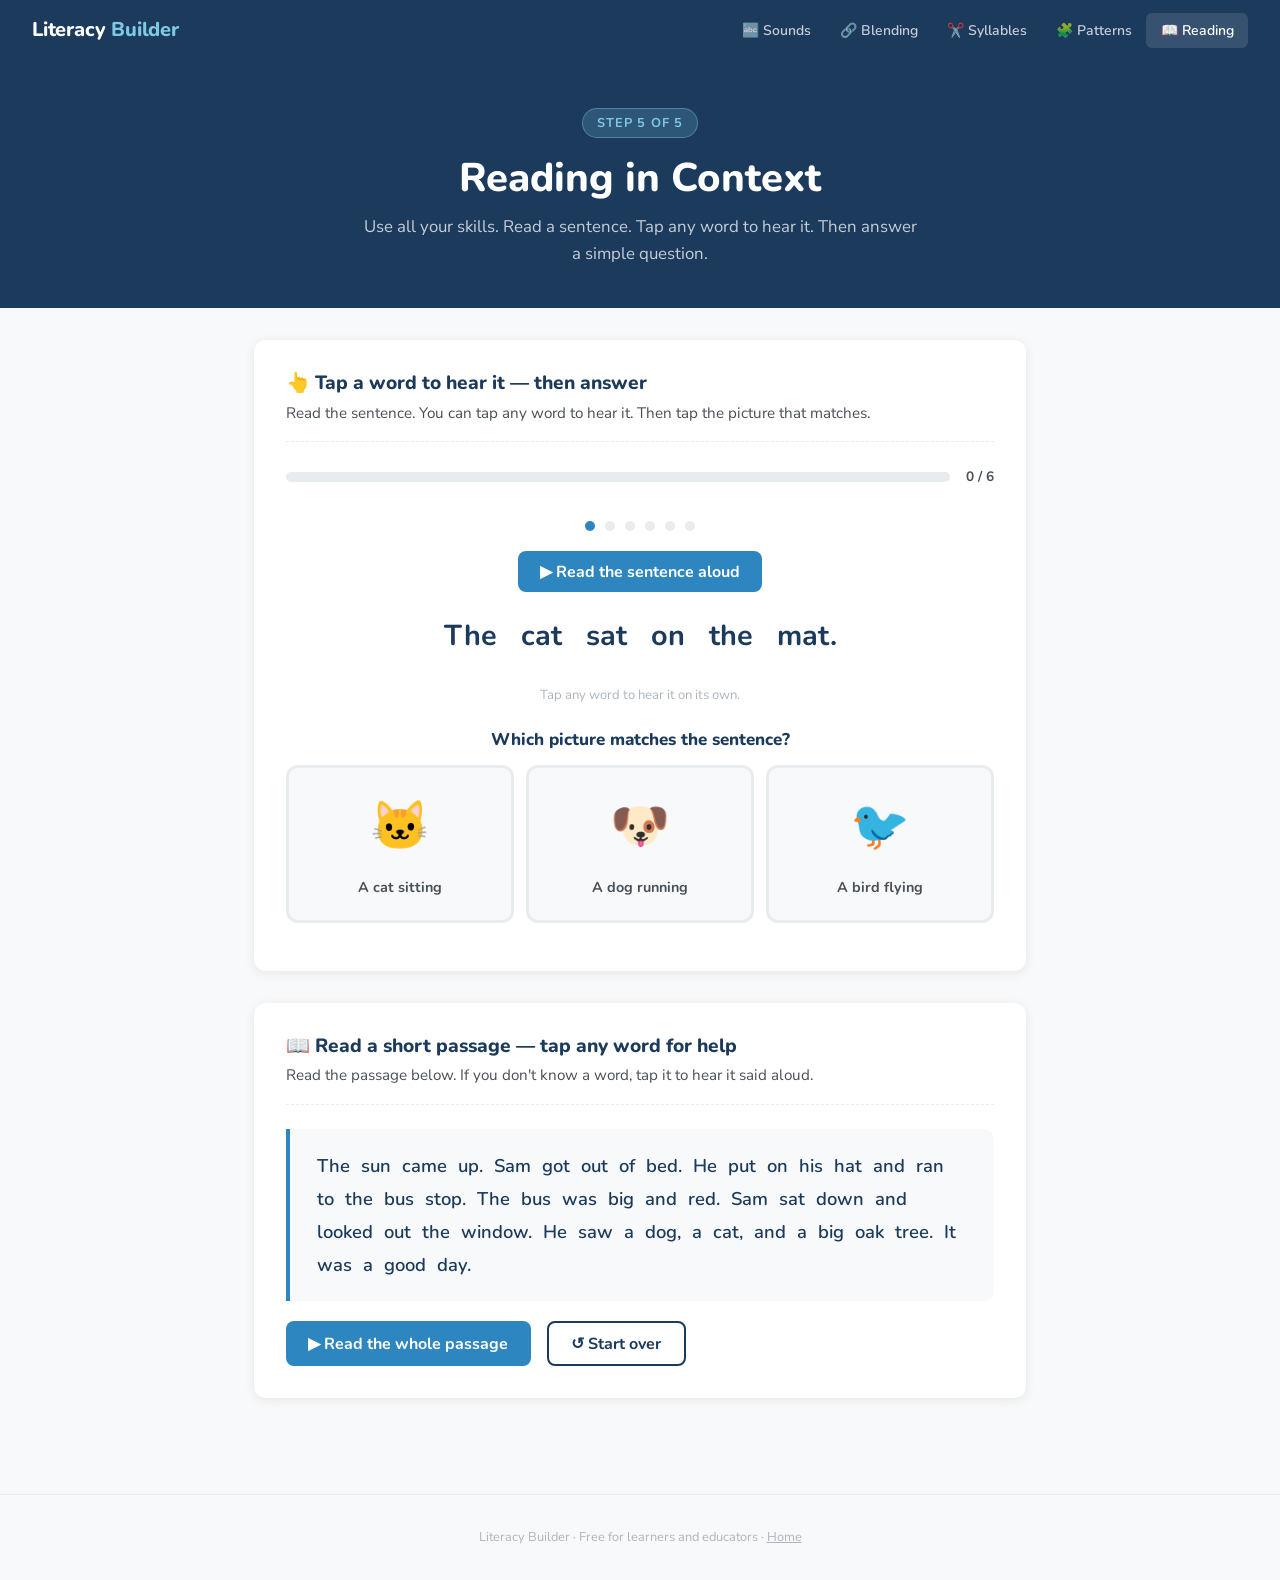
<file: activities/reading.html>
<!DOCTYPE html>
<html lang="en">
<head>
  <meta charset="UTF-8" />
  <meta name="viewport" content="width=device-width, initial-scale=1.0" />
  <title>Step 5: Reading – Literacy Builder</title>
  <link rel="stylesheet" href="../css/style.css" />
  <style>
    /* ── SENTENCE DISPLAY ─────────────────── */
    .sentence-display {
      font-family: 'Nunito', sans-serif;
      font-weight: 700;
      font-size: 1.8rem;
      line-height: 1.5;
      color: var(--navy);
      text-align: center;
      margin-bottom: 1.5rem;
      display: flex;
      flex-wrap: wrap;
      gap: 8px;
      justify-content: center;
      align-items: baseline;
    }
    .tap-word-btn {
      background: transparent;
      border: 2px solid transparent;
      border-radius: 8px;
      padding: 2px 6px;
      font-family: 'Nunito', sans-serif;
      font-weight: 700;
      font-size: inherit;
      color: var(--navy);
      cursor: pointer;
      transition: all 0.12s;
      line-height: 1.4;
    }
    .tap-word-btn:hover { background: var(--sky-lt); border-color: var(--sky); }
    .tap-word-btn.lit   { background: var(--sky);    border-color: var(--sky); color: white; }

    /* ── PICTURE CHOICE ──────────────────── */
    .picture-choices {
      display: grid;
      grid-template-columns: repeat(auto-fit, minmax(140px, 1fr));
      gap: 12px;
      margin-bottom: 1rem;
    }
    .picture-card {
      border-radius: 12px;
      border: 3px solid var(--gray-2);
      background: var(--gray-1);
      padding: 1.25rem 0.75rem;
      text-align: center;
      cursor: pointer;
      transition: all 0.15s;
    }
    .picture-card:hover { border-color: var(--sky); background: var(--sky-lt); }
    .picture-card .pic-emoji { font-size: 3rem; margin-bottom: 0.5rem; display: block; }
    .picture-card .pic-label {
      font-family: 'Nunito', sans-serif;
      font-weight: 700;
      font-size: 0.9rem;
      color: var(--gray-4);
    }
    .picture-card.right { border-color: var(--green); background: var(--green-lt); pointer-events: none; }
    .picture-card.wrong { border-color: var(--coral); background: var(--coral-lt); }
    .picture-card.right .pic-label,
    .picture-card.right .pic-emoji { filter: none; }

    /* ── READ ALOUD ──────────────────────── */
    .passage-box {
      background: var(--gray-1);
      border-left: 4px solid var(--sky);
      border-radius: 0 10px 10px 0;
      padding: 1.25rem 1.5rem;
      margin-bottom: 1.25rem;
      font-family: 'Nunito', sans-serif;
      font-weight: 600;
      font-size: 1.15rem;
      line-height: 1.8;
      color: var(--navy);
    }
    .passage-word {
      cursor: pointer;
      border-radius: 4px;
      padding: 1px 3px;
      transition: background 0.1s;
    }
    .passage-word:hover { background: var(--sky-lt); }

    .sentence-nav { display: flex; gap: 1rem; align-items: center; justify-content: center; flex-wrap: wrap; }
    .sent-dot {
      width: 10px;
      height: 10px;
      border-radius: 50%;
      background: var(--gray-2);
      display: inline-block;
      transition: background 0.2s;
    }
    .sent-dot.done { background: var(--green); }
    .sent-dot.curr { background: var(--sky); }
  </style>
</head>
<body>
  <nav id="site-nav"></nav>

  <div class="page-hero">
    <div class="step-badge">Step 5 of 5</div>
    <h1>Reading in Context</h1>
    <p>Use all your skills. Read a sentence. Tap any word to hear it. Then answer a simple question.</p>
  </div>

  <div class="activity-wrap">

    <!-- ACTIVITY 1: Tap-to-read sentences + picture match -->
    <div class="activity-card">
      <h2>👆 Tap a word to hear it — then answer</h2>
      <p class="instruction">Read the sentence. You can tap any word to hear it. Then tap the picture that matches.</p>

      <div class="progress-row">
        <div class="progress-bar"><div class="progress-fill" id="read-progress" style="width:0%"></div></div>
        <span class="progress-label" id="read-count">0 / 6</span>
      </div>

      <div style="text-align:center;margin-bottom:0.75rem;">
        <div class="sent-dot" id="sdot-0"></div>
        <div class="sent-dot" id="sdot-1" style="margin-left:6px"></div>
        <div class="sent-dot" id="sdot-2" style="margin-left:6px"></div>
        <div class="sent-dot" id="sdot-3" style="margin-left:6px"></div>
        <div class="sent-dot" id="sdot-4" style="margin-left:6px"></div>
        <div class="sent-dot" id="sdot-5" style="margin-left:6px"></div>
      </div>

      <button class="btn btn-sky" style="display:block;margin:0 auto 1.25rem;" id="read-aloud-btn" onclick="readSentenceAloud()">▶ Read the sentence aloud</button>

      <div class="sentence-display" id="sentence-display"></div>
      <p style="text-align:center;font-size:0.82rem;color:var(--gray-3);margin-bottom:1.25rem;">Tap any word to hear it on its own.</p>

      <p style="text-align:center;font-family:'Nunito',sans-serif;font-weight:800;color:var(--navy);margin-bottom:0.75rem;">Which picture matches the sentence?</p>
      <div class="picture-choices" id="picture-choices"></div>
      <div class="feedback" id="read-feedback"></div>

      <div style="text-align:center;margin-top:1.5rem;display:none;" id="read-next-row">
        <button class="btn btn-navy" onclick="nextReadItem()">Next sentence →</button>
      </div>
      <div style="text-align:center;margin-top:1.5rem;display:none;" id="read-done">
        <p style="font-family:'Nunito',sans-serif;font-weight:800;font-size:1.3rem;color:var(--green);margin-bottom:0.75rem;">🎉 You finished all five steps!</p>
        <p style="color:var(--gray-4);margin-bottom:1.25rem;font-size:0.95rem;">You matched sounds, blended words, tapped beats, sorted patterns, and read sentences. That is real reading work.</p>
        <a class="btn btn-navy" href="../index.html">↩ Back to home</a>
      </div>
    </div>

    <!-- ACTIVITY 2: Passage with tap-to-hear -->
    <div class="activity-card">
      <h2>📖 Read a short passage — tap any word for help</h2>
      <p class="instruction">Read the passage below. If you don't know a word, tap it to hear it said aloud.</p>

      <div class="passage-box" id="passage-box"></div>
      <div style="display:flex;gap:1rem;flex-wrap:wrap;">
        <button class="btn btn-sky" onclick="readPassageAloud()">▶ Read the whole passage</button>
        <button class="btn btn-ghost" onclick="resetPassage()">↺ Start over</button>
      </div>
    </div>

  </div>

  <footer id="site-footer"></footer>
  <script src="../js/nav.js"></script>
  <script>
    injectNav('reading');

    // ── DATA ──────────────────────────────────────────────
    const readItems = [
      {
        sentence: 'The cat sat on the mat.',
        choices: [
          { emoji:'🐱', label:'A cat sitting',  correct: true },
          { emoji:'🐶', label:'A dog running',  correct: false },
          { emoji:'🐦', label:'A bird flying',  correct: false },
        ]
      },
      {
        sentence: 'A big red hen ran up the hill.',
        choices: [
          { emoji:'🚗', label:'A red car',       correct: false },
          { emoji:'🐔', label:'A hen on a hill', correct: true  },
          { emoji:'🌊', label:'A big wave',      correct: false },
        ]
      },
      {
        sentence: 'The boy got wet in the rain.',
        choices: [
          { emoji:'☀️', label:'Sunshine',        correct: false },
          { emoji:'🌧️', label:'A boy in rain',   correct: true  },
          { emoji:'❄️', label:'Snow falling',    correct: false },
        ]
      },
      {
        sentence: 'She put the fish in a bag.',
        choices: [
          { emoji:'🐠', label:'A fish in a bag', correct: true  },
          { emoji:'🍎', label:'An apple',        correct: false },
          { emoji:'🌸', label:'A flower',        correct: false },
        ]
      },
      {
        sentence: 'The dog can run fast.',
        choices: [
          { emoji:'🐢', label:'A slow turtle',   correct: false },
          { emoji:'🐱', label:'A cat sleeping',  correct: false },
          { emoji:'🐕', label:'A fast dog',      correct: true  },
        ]
      },
      {
        sentence: 'The sun is hot and bright.',
        choices: [
          { emoji:'☀️', label:'The sun',         correct: true  },
          { emoji:'🌙', label:'The moon',        correct: false },
          { emoji:'⛅', label:'A cloudy sky',    correct: false },
        ]
      },
    ];

    const passageText = `The sun came up. Sam got out of bed. He put on his hat and ran to the bus stop. The bus was big and red. Sam sat down and looked out the window. He saw a dog, a cat, and a big oak tree. It was a good day.`;

    // ── READ ACTIVITY ─────────────────────────────────────
    let readIndex = 0, readAnswered = false;

    function renderReadItem() {
      readAnswered = false;
      const item = readItems[readIndex];
      document.getElementById('read-feedback').className = 'feedback';
      document.getElementById('read-next-row').style.display = 'none';
      document.getElementById('read-aloud-btn').textContent = '▶ Read the sentence aloud';

      // sentence with tappable words
      const disp = document.getElementById('sentence-display');
      disp.innerHTML = '';
      item.sentence.split(' ').forEach(raw => {
        const clean = raw.replace(/[.,!?]/g, '');
        const punct = raw.slice(clean.length);
        const btn = document.createElement('button');
        btn.className = 'tap-word-btn';
        btn.textContent = raw;
        btn.addEventListener('click', () => {
          document.querySelectorAll('.tap-word-btn').forEach(b => b.classList.remove('lit'));
          btn.classList.add('lit');
          speak(clean, 0.8);
          setTimeout(() => btn.classList.remove('lit'), 600);
        });
        disp.appendChild(btn);
      });

      // choices
      const shuffled = [...item.choices].sort(() => Math.random() - 0.5);
      const pics = document.getElementById('picture-choices');
      pics.innerHTML = '';
      shuffled.forEach(c => {
        const card = document.createElement('div');
        card.className = 'picture-card';
        card.innerHTML = `<span class="pic-emoji">${c.emoji}</span><span class="pic-label">${c.label}</span>`;
        card.addEventListener('click', () => checkPicture(c.correct, card));
        pics.appendChild(card);
      });

      updateReadProgress();
      updateDots();
    }

    function readSentenceAloud() {
      const item = readItems[readIndex];
      speak(item.sentence, 0.8);
      document.getElementById('read-aloud-btn').textContent = item.sentence + ' 🔊';
    }

    function checkPicture(correct, card) {
      if (readAnswered) return;
      readAnswered = true;
      const fb = document.getElementById('read-feedback');
      if (correct) {
        card.classList.add('right');
        showFeedback(fb, 'correct', '✅ Yes! That picture matches the sentence.');
      } else {
        card.classList.add('wrong');
        document.querySelectorAll('.picture-card').forEach(c => {
          if (c._correct) c.classList.add('right');
        });
        showFeedback(fb, 'incorrect', 'Not quite. Read the sentence again — what is happening?');
      }
      card._correct = correct;

      updateReadProgress();
      updateDots();
      if (readIndex < readItems.length - 1) {
        document.getElementById('read-next-row').style.display = 'block';
      } else {
        setTimeout(() => {
          document.getElementById('read-next-row').style.display = 'none';
          document.getElementById('read-done').style.display = 'block';
        }, 1200);
      }
    }

    function nextReadItem() {
      readIndex++;
      renderReadItem();
    }

    function updateReadProgress() {
      const done = readAnswered ? readIndex + 1 : readIndex;
      document.getElementById('read-progress').style.width = (done / readItems.length * 100) + '%';
      document.getElementById('read-count').textContent = done + ' / ' + readItems.length;
    }

    function updateDots() {
      readItems.forEach((_, i) => {
        const dot = document.getElementById('sdot-' + i);
        if (!dot) return;
        dot.className = 'sent-dot';
        if (i < readIndex) dot.classList.add('done');
        else if (i === readIndex) dot.classList.add('curr');
      });
    }

    // ── PASSAGE ───────────────────────────────────────────
    function buildPassage() {
      const box = document.getElementById('passage-box');
      const words = passageText.split(/(\s+)/);
      box.innerHTML = '';
      words.forEach(tok => {
        if (/^\s+$/.test(tok)) {
          box.appendChild(document.createTextNode(tok));
        } else {
          const clean = tok.replace(/[.,!?]/g, '');
          const span = document.createElement('span');
          span.className = 'passage-word';
          span.textContent = tok;
          span.addEventListener('click', () => { speak(clean, 0.8); });
          box.appendChild(span);
        }
      });
    }
    buildPassage();

    function readPassageAloud() {
      speak(passageText, 0.78);
    }

    function resetPassage() {
      window.speechSynthesis && window.speechSynthesis.cancel();
    }

    renderReadItem();
  </script>
</body>
</html>
</file>
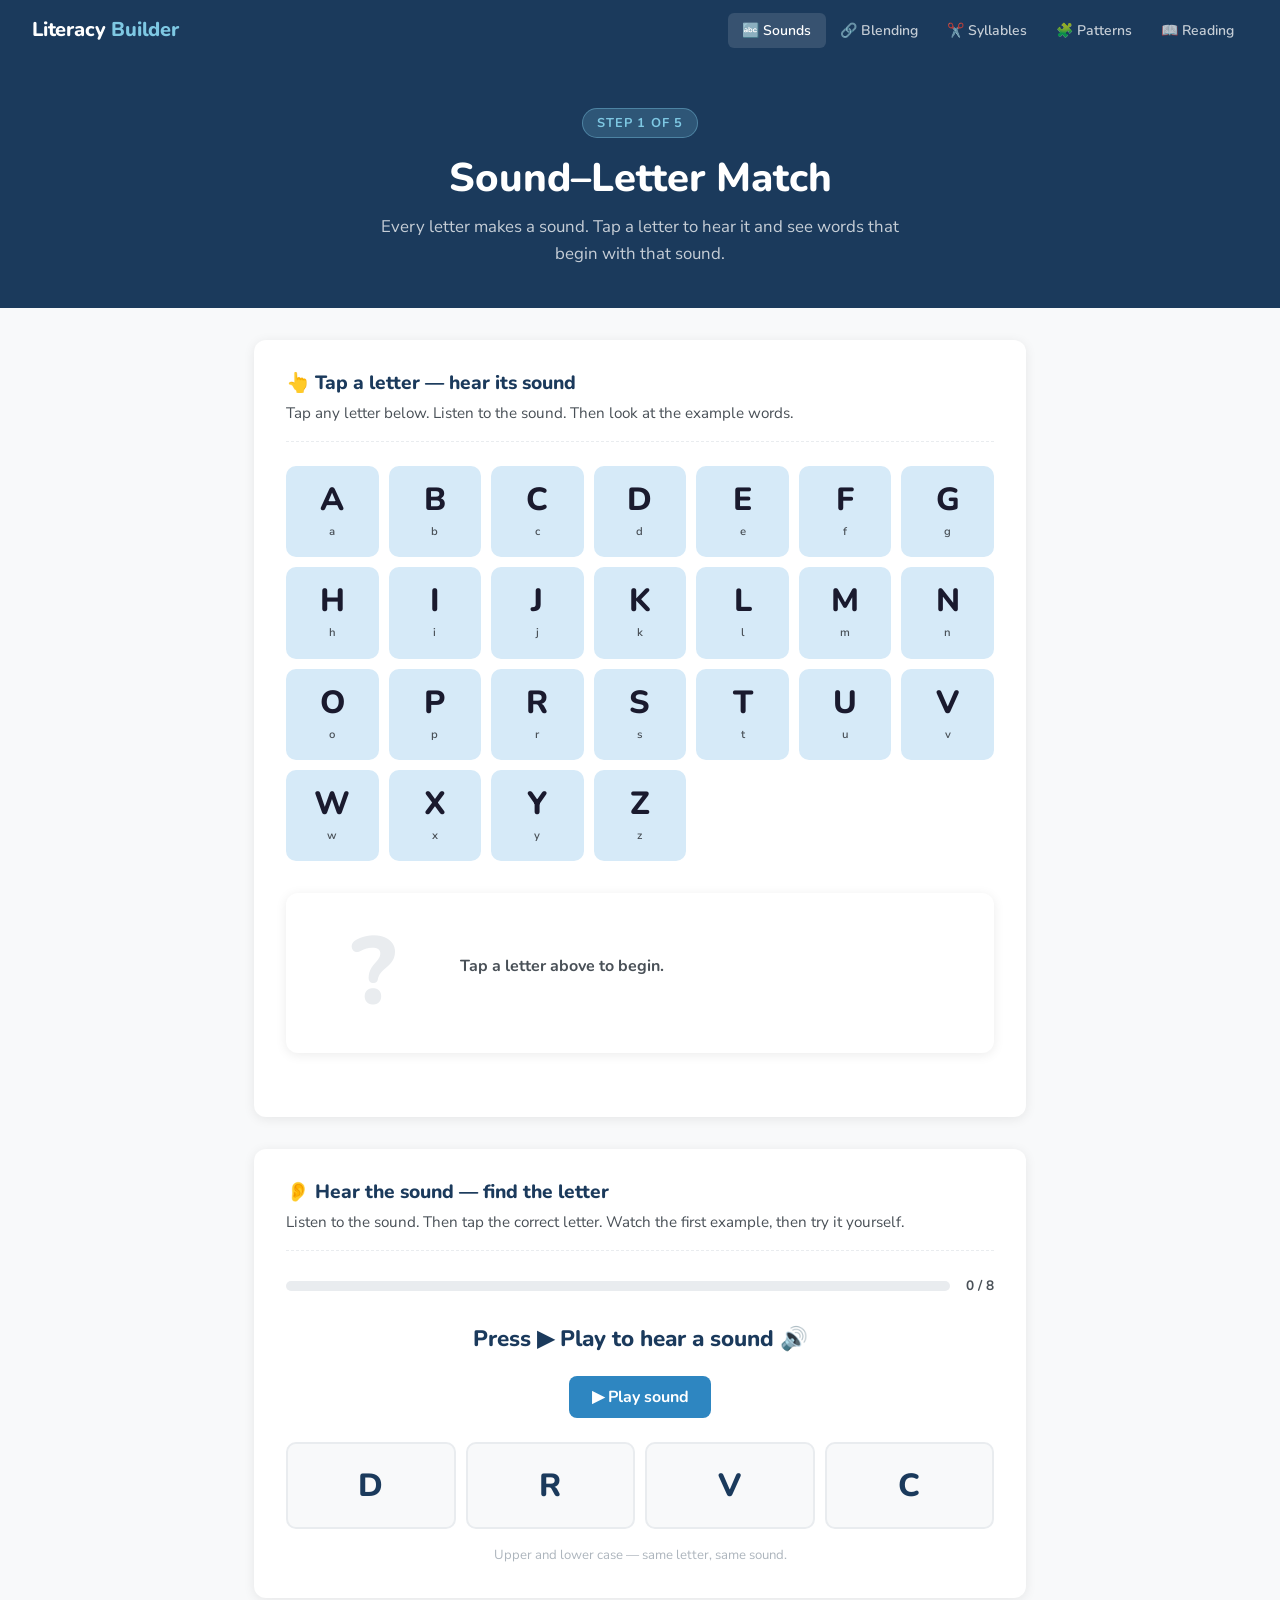
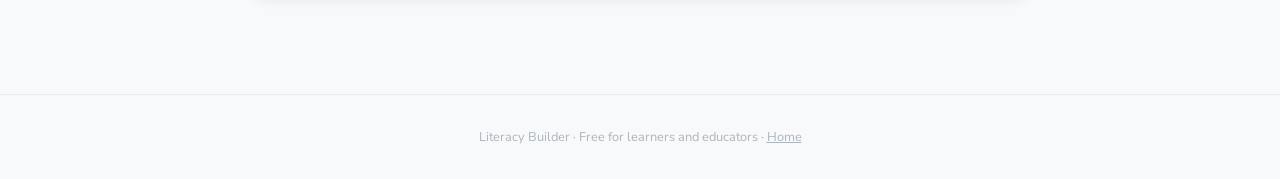
<file: activities/sounds.html>
<!DOCTYPE html>
<html lang="en">
<head>
  <meta charset="UTF-8" />
  <meta name="viewport" content="width=device-width, initial-scale=1.0" />
  <title>Step 1: Sounds – Literacy Builder</title>
  <link rel="stylesheet" href="../css/style.css" />
  <style>
    /* Letter grid */
    .letter-grid {
      display: grid;
      grid-template-columns: repeat(auto-fill, minmax(80px, 1fr));
      gap: 10px;
      margin-bottom: 2rem;
    }
    .letter-tile {
      background: var(--sky-lt);
      border: 2px solid transparent;
      border-radius: 10px;
      padding: 1rem 0.5rem 0.75rem;
      text-align: center;
      cursor: pointer;
      transition: all 0.15s;
      user-select: none;
    }
    .letter-tile:hover  { border-color: var(--sky); background: #c0dff5; }
    .letter-tile.active { border-color: var(--sky); background: var(--sky); color: white; }
    .letter-tile .big-letter {
      font-family: 'Nunito', sans-serif;
      font-weight: 800;
      font-size: 2rem;
      line-height: 1;
      display: block;
    }
    .letter-tile .small-letter {
      font-size: 0.7rem;
      color: var(--gray-4);
      font-weight: 600;
    }
    .letter-tile.active .small-letter { color: rgba(255,255,255,0.85); }

    /* Detail panel */
    .detail-panel {
      background: var(--white);
      border-radius: var(--radius);
      box-shadow: var(--shadow);
      padding: 2rem;
      display: flex;
      gap: 2rem;
      align-items: center;
      flex-wrap: wrap;
      margin-bottom: 2rem;
      min-height: 160px;
    }
    .detail-big {
      font-family: 'Nunito', sans-serif;
      font-weight: 800;
      font-size: 6rem;
      line-height: 1;
      color: var(--sky);
      width: 110px;
      text-align: center;
    }
    .detail-info { flex: 1; min-width: 200px; }
    .detail-info .sound-name {
      font-family: 'Nunito', sans-serif;
      font-weight: 700;
      font-size: 1rem;
      color: var(--gray-4);
      margin-bottom: 0.35rem;
    }
    .detail-info .keyword {
      font-family: 'Nunito', sans-serif;
      font-weight: 800;
      font-size: 1.7rem;
      color: var(--navy);
      margin-bottom: 0.5rem;
    }
    .keyword-letter { color: var(--sky); }
    .detail-info .example-words {
      display: flex;
      gap: 8px;
      flex-wrap: wrap;
      margin-top: 0.75rem;
    }
    .word-chip {
      background: var(--sky-lt);
      border-radius: 100px;
      padding: 4px 14px;
      font-family: 'Nunito', sans-serif;
      font-weight: 700;
      font-size: 0.9rem;
      color: var(--navy);
      cursor: pointer;
      transition: background 0.15s;
    }
    .word-chip:hover { background: #a8d4ef; }
    .speak-btn {
      background: var(--sky);
      color: white;
      border: none;
      border-radius: 50%;
      width: 56px;
      height: 56px;
      font-size: 1.5rem;
      cursor: pointer;
      display: flex;
      align-items: center;
      justify-content: center;
      transition: transform 0.1s;
      flex-shrink: 0;
      align-self: flex-start;
      margin-top: 0.5rem;
    }
    .speak-btn:active { transform: scale(0.93); }

    /* Quiz section */
    .quiz-prompt {
      font-family: 'Nunito', sans-serif;
      font-weight: 800;
      font-size: 1.4rem;
      color: var(--navy);
      margin-bottom: 1.25rem;
      text-align: center;
    }
    .quiz-options {
      display: grid;
      grid-template-columns: repeat(auto-fit, minmax(120px, 1fr));
      gap: 10px;
      margin-bottom: 1rem;
    }
    .quiz-opt {
      background: var(--gray-1);
      border: 2px solid var(--gray-2);
      border-radius: 10px;
      padding: 1rem;
      text-align: center;
      cursor: pointer;
      font-family: 'Nunito', sans-serif;
      font-weight: 800;
      font-size: 2rem;
      color: var(--navy);
      transition: all 0.15s;
    }
    .quiz-opt:hover  { border-color: var(--sky); background: var(--sky-lt); }
    .quiz-opt.right  { border-color: var(--green); background: var(--green-lt); color: var(--green); }
    .quiz-opt.wrong  { border-color: var(--coral); background: var(--coral-lt); color: var(--coral); }

    /* hint about upper vs lower */
    .form-note {
      font-size: 0.82rem;
      color: var(--gray-3);
      text-align: center;
      margin-top: 0.5rem;
    }
  </style>
</head>
<body>
  <nav id="site-nav"></nav>

  <div class="page-hero">
    <div class="step-badge">Step 1 of 5</div>
    <h1>Sound–Letter Match</h1>
    <p>Every letter makes a sound. Tap a letter to hear it and see words that begin with that sound.</p>
  </div>

  <div class="activity-wrap">

    <!-- ACTIVITY 1: Tap to hear -->
    <div class="activity-card">
      <h2>👆 Tap a letter — hear its sound</h2>
      <p class="instruction">Tap any letter below. Listen to the sound. Then look at the example words.</p>

      <div class="letter-grid" id="letter-grid"></div>

      <div class="detail-panel" id="detail-panel">
        <div class="detail-big" id="detail-letter" style="color:var(--gray-2);">?</div>
        <div class="detail-info">
          <div class="sound-name" id="detail-sound">Tap a letter above to begin.</div>
          <div class="keyword" id="detail-keyword"></div>
          <div class="example-words" id="detail-examples"></div>
        </div>
        <button class="speak-btn" id="speak-btn" title="Hear the sound" style="display:none;" onclick="speakActive()">🔊</button>
      </div>
    </div>

    <!-- ACTIVITY 2: Hear it, find it -->
    <div class="activity-card">
      <h2>👂 Hear the sound — find the letter</h2>
      <p class="instruction">Listen to the sound. Then tap the correct letter. Watch the first example, then try it yourself.</p>

      <div class="progress-row">
        <div class="progress-bar"><div class="progress-fill" id="quiz-progress" style="width:0%"></div></div>
        <span class="progress-label" id="quiz-count">0 / 8</span>
      </div>

      <div class="quiz-prompt" id="quiz-prompt">Press Play to hear a sound 🔊</div>
      <button class="btn btn-sky" id="quiz-play" onclick="playQuizSound()" style="display:block;margin:0 auto 1.5rem;">▶ Play sound</button>

      <div class="quiz-options" id="quiz-options"></div>
      <div class="feedback" id="quiz-feedback"></div>
      <p class="form-note">Upper and lower case — same letter, same sound.</p>

      <div style="text-align:center;margin-top:1.5rem;display:none;" id="quiz-next-row">
        <button class="btn btn-navy" onclick="nextQuizItem()">Next sound →</button>
      </div>
      <div style="text-align:center;margin-top:1.5rem;display:none;" id="quiz-done">
        <p style="font-family:'Nunito',sans-serif;font-weight:800;font-size:1.2rem;color:var(--green);margin-bottom:1rem;">🎉 Great work! You matched all the sounds.</p>
        <a class="btn btn-green" href="blending.html">Next: Blending →</a>
      </div>
    </div>

  </div>

  <footer id="site-footer"></footer>
  <script src="../js/nav.js"></script>
  <script>
    injectNav('sounds');

    // ── DATA ───────────────────────────────────────────────
    const letters = [
      { l:'A', sound:'The short A sound, like in Apple', key:'Apple', words:['apple','ant','add'] },
      { l:'B', sound:'B says "buh", like in Ball',       key:'Ball',  words:['ball','bag','bed'] },
      { l:'C', sound:'C says "kuh", like in Cat',        key:'Cat',   words:['cat','cap','cup'] },
      { l:'D', sound:'D says "duh", like in Dog',        key:'Dog',   words:['dog','dot','dig'] },
      { l:'E', sound:'The short E sound, like in Egg',   key:'Egg',   words:['egg','end','exit'] },
      { l:'F', sound:'F says "fff", like in Fish',       key:'Fish',  words:['fish','fan','fog'] },
      { l:'G', sound:'G says "guh", like in Go',         key:'Go',    words:['go','get','gap'] },
      { l:'H', sound:'H says "huh", like in Hat',        key:'Hat',   words:['hat','hop','hug'] },
      { l:'I', sound:'The short I sound, like in Itch',  key:'Itch',  words:['itch','ill','inn'] },
      { l:'J', sound:'J says "juh", like in Jam',        key:'Jam',   words:['jam','jet','jug'] },
      { l:'K', sound:'K says "kuh", like in Kite',       key:'Kite',  words:['kite','kit','kid'] },
      { l:'L', sound:'L says "lll", like in Lamp',       key:'Lamp',  words:['lamp','lip','log'] },
      { l:'M', sound:'M says "mmm", like in Map',        key:'Map',   words:['map','mat','mud'] },
      { l:'N', sound:'N says "nnn", like in Net',        key:'Net',   words:['net','nap','nod'] },
      { l:'O', sound:'The short O sound, like in Otter', key:'Otter', words:['otter','off','ox'] },
      { l:'P', sound:'P says "puh", like in Pot',        key:'Pot',   words:['pot','pen','pin'] },
      { l:'R', sound:'R says "rrr", like in Run',        key:'Run',   words:['run','red','rip'] },
      { l:'S', sound:'S says "sss", like in Sun',        key:'Sun',   words:['sun','sat','sip'] },
      { l:'T', sound:'T says "tuh", like in Top',        key:'Top',   words:['top','tap','ten'] },
      { l:'U', sound:'The short U sound, like in Up',    key:'Up',    words:['up','us','umbrella'] },
      { l:'V', sound:'V says "vvv", like in Van',        key:'Van',   words:['van','vet','vim'] },
      { l:'W', sound:'W says "wuh", like in Web',        key:'Web',   words:['web','wet','win'] },
      { l:'X', sound:'X says "ks", like in Fox',         key:'Fox',   words:['fox','box','mix'] },
      { l:'Y', sound:'Y says "yuh", like in Yes',        key:'Yes',   words:['yes','yet','yam'] },
      { l:'Z', sound:'Z says "zzz", like in Zip',        key:'Zip',   words:['zip','zap','zen'] },
    ];

    let activeLetter = null;

    // ── BUILD LETTER GRID ──────────────────────────────────
    const grid = document.getElementById('letter-grid');
    letters.forEach((d, i) => {
      const tile = document.createElement('div');
      tile.className = 'letter-tile';
      tile.innerHTML = `<span class="big-letter">${d.l}</span><span class="small-letter">${d.l.toLowerCase()}</span>`;
      tile.addEventListener('click', () => selectLetter(i, tile));
      grid.appendChild(tile);
    });

    function selectLetter(i, tile) {
      document.querySelectorAll('.letter-tile').forEach(t => t.classList.remove('active'));
      tile.classList.add('active');
      activeLetter = letters[i];
      updateDetail(activeLetter);
      speak(activeLetter.l + '. ' + activeLetter.sound, 0.8);
    }

    function updateDetail(d) {
      document.getElementById('detail-letter').textContent = d.l;
      document.getElementById('detail-letter').style.color = 'var(--sky)';
      document.getElementById('detail-sound').textContent = d.sound;
      const hw = d.key;
      document.getElementById('detail-keyword').innerHTML =
        `<span class="keyword-letter">${hw[0]}</span>${hw.slice(1)}`;
      const ex = document.getElementById('detail-examples');
      ex.innerHTML = d.words.map(w =>
        `<span class="word-chip" onclick="speak('${w}')">${w} 🔊</span>`
      ).join('');
      document.getElementById('speak-btn').style.display = 'flex';
    }

    function speakActive() {
      if (activeLetter) speak(activeLetter.l + '. ' + activeLetter.sound, 0.8);
    }

    // ── QUIZ ───────────────────────────────────────────────
    const quizLetters = ['B','C','D','F','G','H','M','P','S','T'];
    let quizQueue = [], quizIndex = 0, quizScore = 0, quizAnswered = false;

    function shuffleArr(a) {
      for (let i = a.length - 1; i > 0; i--) {
        const j = Math.floor(Math.random() * (i + 1));
        [a[i], a[j]] = [a[j], a[i]];
      }
      return a;
    }

    function buildQuizQueue() {
      quizQueue = shuffleArr([...quizLetters]).slice(0, 8);
      quizIndex = 0; quizScore = 0;
      renderQuizItem();
    }

    function renderQuizItem() {
      const target = quizQueue[quizIndex];
      const data = letters.find(l => l.l === target);
      updateQuizProgress();
      quizAnswered = false;
      document.getElementById('quiz-feedback').className = 'feedback';
      document.getElementById('quiz-next-row').style.display = 'none';
      document.getElementById('quiz-prompt').textContent = 'Press ▶ Play to hear a sound 🔊';
      document.getElementById('quiz-play').style.display = 'block';

      // Build 4 options: target + 3 random distractors
      let pool = letters.filter(l => l.l !== target);
      shuffleArr(pool);
      const opts = shuffleArr([target, pool[0].l, pool[1].l, pool[2].l]);
      const container = document.getElementById('quiz-options');
      container.innerHTML = '';
      opts.forEach(letter => {
        const btn = document.createElement('div');
        btn.className = 'quiz-opt';
        btn.textContent = letter;
        btn.addEventListener('click', () => checkQuiz(letter, target, btn));
        container.appendChild(btn);
      });
    }

    function playQuizSound() {
      const target = quizQueue[quizIndex];
      const data = letters.find(l => l.l === target);
      speak(data.sound, 0.75);
      document.getElementById('quiz-prompt').textContent = 'Which letter makes this sound?';
    }

    function checkQuiz(chosen, target, btn) {
      if (quizAnswered) return;
      quizAnswered = true;
      const fb = document.getElementById('quiz-feedback');
      if (chosen === target) {
        btn.classList.add('right');
        quizScore++;
        showFeedback(fb, 'correct', `✅ Yes! "${target}" makes that sound. Great job.`);
      } else {
        btn.classList.add('wrong');
        document.querySelectorAll('.quiz-opt').forEach(el => {
          if (el.textContent === target) el.classList.add('right');
        });
        const data = letters.find(l => l.l === target);
        showFeedback(fb, 'incorrect', `Not quite. The answer is "${target}" — like in "${data.key}". Tap ▶ to hear it again.`);
      }
      updateQuizProgress();
      if (quizIndex < quizQueue.length - 1) {
        document.getElementById('quiz-next-row').style.display = 'block';
      } else {
        setTimeout(() => {
          document.getElementById('quiz-next-row').style.display = 'none';
          document.getElementById('quiz-done').style.display = 'block';
          document.getElementById('quiz-play').style.display = 'none';
        }, 1200);
      }
    }

    function nextQuizItem() {
      quizIndex++;
      renderQuizItem();
    }

    function updateQuizProgress() {
      const done = quizAnswered ? quizIndex + 1 : quizIndex;
      const pct = (done / quizQueue.length) * 100;
      document.getElementById('quiz-progress').style.width = pct + '%';
      document.getElementById('quiz-count').textContent = done + ' / ' + quizQueue.length;
    }

    buildQuizQueue();
  </script>
</body>
</html>
</file>
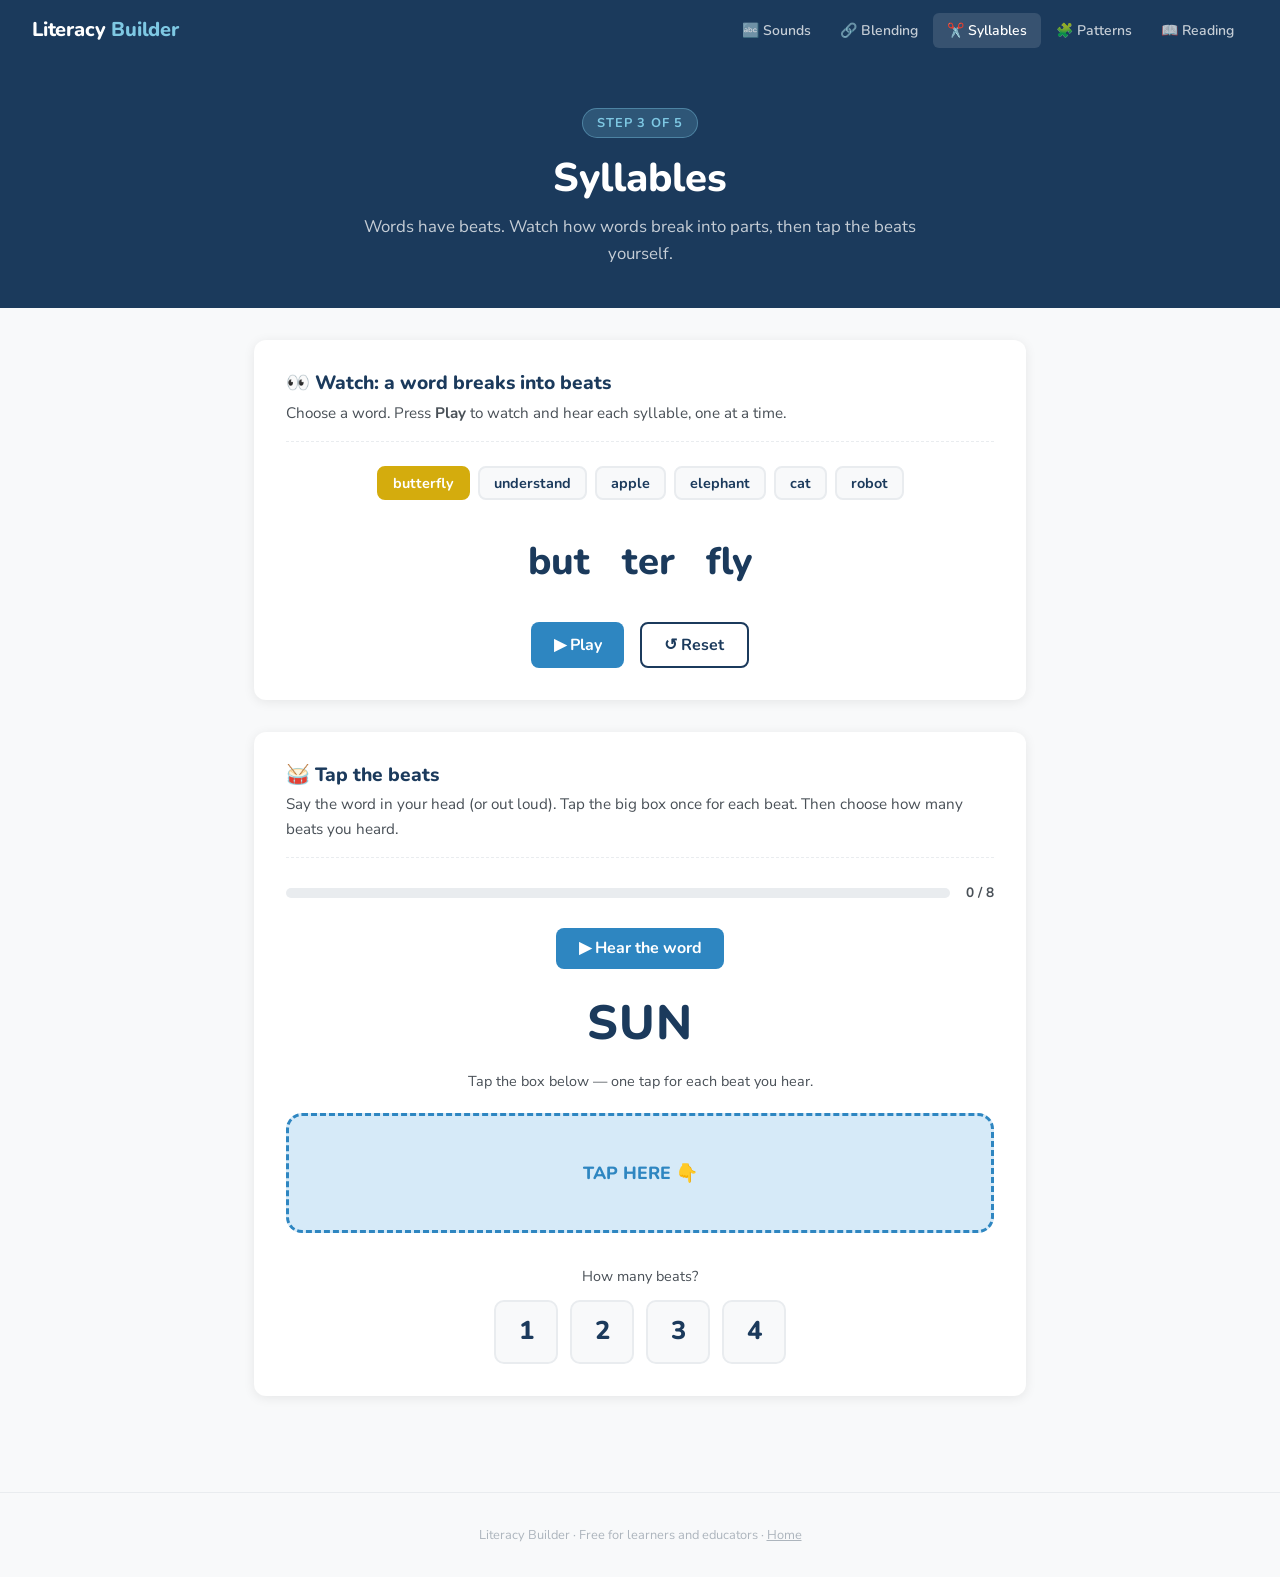
<file: activities/syllables.html>
<!DOCTYPE html>
<html lang="en">
<head>
  <meta charset="UTF-8" />
  <meta name="viewport" content="width=device-width, initial-scale=1.0" />
  <title>Step 3: Syllables – Literacy Builder</title>
  <link rel="stylesheet" href="../css/style.css" />
  <style>
    /* ── SYLLABLE DEMO ───────────────────── */
    .syl-display {
      display: flex;
      align-items: center;
      justify-content: center;
      gap: 0;
      flex-wrap: wrap;
      margin: 1.5rem auto;
    }
    .syl-part {
      font-family: 'Nunito', sans-serif;
      font-weight: 800;
      font-size: 2.4rem;
      color: var(--navy);
      padding: 0.4rem 0.6rem;
      border-radius: 10px;
      transition: background 0.25s, color 0.25s, transform 0.2s;
    }
    .syl-part.lit {
      background: var(--sky);
      color: white;
      transform: scale(1.12);
    }
    .syl-dot {
      font-family: 'Nunito', sans-serif;
      font-weight: 800;
      font-size: 2rem;
      color: var(--coral);
      padding: 0 2px;
      opacity: 0;
      transition: opacity 0.3s;
    }
    .syl-dot.show { opacity: 1; }
    .demo-word-row {
      display: flex;
      gap: 8px;
      flex-wrap: wrap;
      justify-content: center;
      margin-bottom: 1.25rem;
    }
    .demo-word-btn {
      background: var(--gray-1);
      border: 2px solid var(--gray-2);
      border-radius: 8px;
      padding: 5px 14px;
      font-family: 'Nunito', sans-serif;
      font-weight: 700;
      font-size: 0.9rem;
      color: var(--navy);
      cursor: pointer;
      transition: all 0.12s;
    }
    .demo-word-btn:hover  { border-color: var(--amber); background: var(--amber-lt); }
    .demo-word-btn.active { border-color: var(--amber); background: var(--amber); color: white; }
    .syl-count-badge {
      display: inline-block;
      background: var(--amber-lt);
      color: #5a4200;
      border: 1.5px solid var(--amber);
      border-radius: 100px;
      padding: 4px 14px;
      font-family: 'Nunito', sans-serif;
      font-weight: 700;
      font-size: 0.9rem;
      margin: 0 auto 1.5rem;
      display: block;
      width: fit-content;
    }

    /* ── TAP GAME ───────────────────────── */
    .tap-word {
      font-family: 'Nunito', sans-serif;
      font-weight: 800;
      font-size: 3rem;
      color: var(--navy);
      text-align: center;
      margin-bottom: 0.5rem;
      letter-spacing: 0.02em;
    }
    .tap-instruction {
      text-align: center;
      font-size: 0.9rem;
      color: var(--gray-4);
      margin-bottom: 1.25rem;
    }
    .tap-zone {
      background: var(--sky-lt);
      border: 3px dashed var(--sky);
      border-radius: 16px;
      min-height: 120px;
      display: flex;
      align-items: center;
      justify-content: center;
      cursor: pointer;
      margin-bottom: 1rem;
      user-select: none;
      transition: background 0.1s;
    }
    .tap-zone:active { background: #c0dff5; }
    .tap-zone-label {
      font-family: 'Nunito', sans-serif;
      font-weight: 800;
      font-size: 1.1rem;
      color: var(--sky);
    }
    .tap-dots {
      display: flex;
      gap: 10px;
      justify-content: center;
      margin-bottom: 1rem;
    }
    .tap-dot {
      width: 22px;
      height: 22px;
      border-radius: 50%;
      background: var(--gray-2);
      transition: background 0.15s, transform 0.1s;
    }
    .tap-dot.beat {
      background: var(--sky);
      transform: scale(1.25);
    }
    .count-options {
      display: flex;
      gap: 12px;
      justify-content: center;
      flex-wrap: wrap;
    }
    .count-opt {
      width: 64px;
      height: 64px;
      border-radius: 10px;
      border: 2px solid var(--gray-2);
      background: var(--gray-1);
      font-family: 'Nunito', sans-serif;
      font-weight: 800;
      font-size: 1.6rem;
      color: var(--navy);
      cursor: pointer;
      display: flex;
      align-items: center;
      justify-content: center;
      transition: all 0.12s;
    }
    .count-opt:hover { border-color: var(--amber); background: var(--amber-lt); }
    .count-opt.right  { border-color: var(--green); background: var(--green-lt); color: var(--green); pointer-events: none; }
    .count-opt.wrong  { border-color: var(--coral); background: var(--coral-lt); color: var(--coral); }
  </style>
</head>
<body>
  <nav id="site-nav"></nav>

  <div class="page-hero">
    <div class="step-badge">Step 3 of 5</div>
    <h1>Syllables</h1>
    <p>Words have beats. Watch how words break into parts, then tap the beats yourself.</p>
  </div>

  <div class="activity-wrap">

    <!-- DEMO: animated syllable break -->
    <div class="activity-card">
      <h2>👀 Watch: a word breaks into beats</h2>
      <p class="instruction">Choose a word. Press <strong>Play</strong> to watch and hear each syllable, one at a time.</p>

      <div class="demo-word-row" id="demo-word-row"></div>
      <div class="syl-display" id="syl-display"></div>
      <div class="syl-count-badge" id="syl-count-badge" style="display:none;"></div>

      <div style="display:flex;gap:1rem;justify-content:center;flex-wrap:wrap;">
        <button class="btn btn-sky" id="syl-play-btn" onclick="playSyllables()">▶ Play</button>
        <button class="btn btn-ghost" onclick="resetSyl()">↺ Reset</button>
      </div>
    </div>

    <!-- ACTIVITY 1: Tap the beats -->
    <div class="activity-card">
      <h2>🥁 Tap the beats</h2>
      <p class="instruction">Say the word in your head (or out loud). Tap the big box once for each beat. Then choose how many beats you heard.</p>

      <div class="progress-row">
        <div class="progress-bar"><div class="progress-fill" id="tap-progress" style="width:0%"></div></div>
        <span class="progress-label" id="tap-count">0 / 8</span>
      </div>

      <button class="btn btn-sky" style="display:block;margin:0 auto 1rem;" id="tap-play-btn" onclick="playTapWord()">▶ Hear the word</button>
      <div class="tap-word" id="tap-word"></div>
      <p class="tap-instruction">Tap the box below — one tap for each beat you hear.</p>

      <div class="tap-zone" id="tap-zone" onclick="beatTap()">
        <span class="tap-zone-label" id="tap-zone-label">TAP HERE 👇</span>
      </div>
      <div class="tap-dots" id="tap-dots"></div>

      <p style="text-align:center;font-size:0.9rem;color:var(--gray-4);margin-bottom:0.75rem;">How many beats?</p>
      <div class="count-options" id="count-options"></div>
      <div class="feedback" id="tap-feedback"></div>

      <div style="text-align:center;margin-top:1.5rem;display:none;" id="tap-next-row">
        <button class="btn btn-navy" onclick="nextTapWord()">Next word →</button>
      </div>
      <div style="text-align:center;margin-top:1.5rem;display:none;" id="tap-done">
        <p style="font-family:'Nunito',sans-serif;font-weight:800;font-size:1.2rem;color:var(--green);margin-bottom:1rem;">🎉 You heard all the beats!</p>
        <a class="btn btn-green" href="patterns.html">Next: Word Patterns →</a>
      </div>
    </div>

  </div>

  <footer id="site-footer"></footer>
  <script src="../js/nav.js"></script>
  <script>
    injectNav('syllables');

    // ── DATA ──────────────────────────────────────────────
    const demoWords = [
      { word:'butterfly', syls:['but','ter','fly'], count:3 },
      { word:'understand', syls:['un','der','stand'], count:3 },
      { word:'apple', syls:['ap','ple'], count:2 },
      { word:'elephant', syls:['el','e','phant'], count:3 },
      { word:'cat', syls:['cat'], count:1 },
      { word:'robot', syls:['ro','bot'], count:2 },
    ];

    const tapData = [
      { word:'sun',        count:1 },
      { word:'happy',      count:2 },
      { word:'banana',     count:3 },
      { word:'dog',        count:1 },
      { word:'open',       count:2 },
      { word:'umbrella',   count:3 },
      { word:'run',        count:1 },
      { word:'winter',     count:2 },
    ];

    // ── DEMO ─────────────────────────────────────────────
    let demoIndex = 0, playing = false;

    function buildDemoRow() {
      const row = document.getElementById('demo-word-row');
      demoWords.forEach((d, i) => {
        const btn = document.createElement('button');
        btn.className = 'demo-word-btn' + (i === 0 ? ' active' : '');
        btn.textContent = d.word;
        btn.addEventListener('click', () => {
          demoIndex = i;
          document.querySelectorAll('.demo-word-btn').forEach(b => b.classList.remove('active'));
          btn.classList.add('active');
          resetSyl();
        });
        row.appendChild(btn);
      });
    }
    buildDemoRow();

    function renderSylDisplay() {
      const d = demoWords[demoIndex];
      const disp = document.getElementById('syl-display');
      disp.innerHTML = '';
      d.syls.forEach((s, i) => {
        if (i > 0) {
          const dot = document.createElement('span');
          dot.className = 'syl-dot';
          dot.id = 'syl-dot-' + i;
          dot.textContent = '·';
          disp.appendChild(dot);
        }
        const part = document.createElement('span');
        part.className = 'syl-part';
        part.id = 'syl-part-' + i;
        part.textContent = s;
        disp.appendChild(part);
      });
      document.getElementById('syl-count-badge').style.display = 'none';
      document.getElementById('syl-play-btn').disabled = false;
    }
    renderSylDisplay();

    function resetSyl() {
      playing = false;
      renderSylDisplay();
    }

    function playSyllables() {
      if (playing) return;
      playing = true;
      document.getElementById('syl-play-btn').disabled = true;
      const d = demoWords[demoIndex];
      let i = 0;
      function step() {
        if (i < d.syls.length) {
          document.querySelectorAll('.syl-part').forEach(p => p.classList.remove('lit'));
          if (i > 0) document.getElementById('syl-dot-' + i).classList.add('show');
          document.getElementById('syl-part-' + i).classList.add('lit');
          speak(d.syls[i], 0.8);
          i++;
          setTimeout(step, 800);
        } else {
          const badge = document.getElementById('syl-count-badge');
          badge.textContent = d.count === 1
            ? '1 beat (1 syllable)'
            : `${d.count} beats (${d.count} syllables)`;
          badge.style.display = 'block';
          speak(d.word, 0.8);
        }
      }
      step();
    }

    // ── TAP GAME ─────────────────────────────────────────
    let tapIndex = 0, tapBeats = 0, tapAnswered = false;

    function renderTapWord() {
      const d = tapData[tapIndex];
      tapBeats = 0;
      tapAnswered = false;
      document.getElementById('tap-word').textContent = d.word.toUpperCase();
      document.getElementById('tap-zone-label').textContent = 'TAP HERE 👇';
      document.getElementById('tap-dots').innerHTML = '';
      document.getElementById('tap-feedback').className = 'feedback';
      document.getElementById('tap-next-row').style.display = 'none';
      document.getElementById('tap-play-btn').textContent = '▶ Hear the word';

      const opts = document.getElementById('count-options');
      opts.innerHTML = '';
      [1,2,3,4].forEach(n => {
        const btn = document.createElement('div');
        btn.className = 'count-opt';
        btn.textContent = n;
        btn.addEventListener('click', () => checkCount(n, d.count, btn));
        opts.appendChild(btn);
      });
      updateTapProgress();
    }

    function playTapWord() {
      const d = tapData[tapIndex];
      speak(d.word, 0.75);
      document.getElementById('tap-play-btn').textContent = d.word.toUpperCase() + ' 🔊';
    }

    function beatTap() {
      if (tapAnswered) return;
      tapBeats++;
      speak('tap', 0.9);
      const dots = document.getElementById('tap-dots');
      const dot = document.createElement('div');
      dot.className = 'tap-dot beat';
      dots.appendChild(dot);
      setTimeout(() => dot.classList.remove('beat'), 250);
      document.getElementById('tap-zone-label').textContent = `${tapBeats} beat${tapBeats > 1 ? 's' : ''} — now choose below ↓`;
    }

    function checkCount(chosen, correct, btn) {
      if (tapAnswered) return;
      tapAnswered = true;
      const fb = document.getElementById('tap-feedback');
      if (chosen === correct) {
        btn.classList.add('right');
        const d = tapData[tapIndex];
        showFeedback(fb, 'correct', `✅ Yes! "${d.word}" has ${correct} beat${correct > 1 ? 's' : ''}.`);
      } else {
        btn.classList.add('wrong');
        const d = tapData[tapIndex];
        document.querySelectorAll('.count-opt').forEach(el => {
          if (parseInt(el.textContent) === correct) el.classList.add('right');
        });
        showFeedback(fb, 'incorrect', `Not quite. "${d.word}" has ${correct} beat${correct > 1 ? 's' : ''}. Try saying it out loud and tapping.`);
      }
      updateTapProgress();
      if (tapIndex < tapData.length - 1) {
        document.getElementById('tap-next-row').style.display = 'block';
      } else {
        setTimeout(() => {
          document.getElementById('tap-next-row').style.display = 'none';
          document.getElementById('tap-done').style.display = 'block';
        }, 1000);
      }
    }

    function nextTapWord() {
      tapIndex++;
      renderTapWord();
    }

    function updateTapProgress() {
      const done = tapAnswered ? tapIndex + 1 : tapIndex;
      document.getElementById('tap-progress').style.width = (done / tapData.length * 100) + '%';
      document.getElementById('tap-count').textContent = done + ' / ' + tapData.length;
    }

    renderTapWord();
  </script>
</body>
</html>
</file>
<file: css/style.css>
/* ============================================
   LITERACY BUILDER — shared styles
   ============================================ */

@import url('https://fonts.googleapis.com/css2?family=Nunito:wght@400;600;700;800&family=Nunito+Sans:wght@400;600&display=swap');

:root {
  --navy:    #1B3A5C;
  --sky:     #2E86C1;
  --sky-lt:  #D6EAF8;
  --green:   #1E8449;
  --green-lt:#D5F5E3;
  --amber:   #D4AC0D;
  --amber-lt:#FEF9E7;
  --coral:   #C0392B;
  --coral-lt:#FADBD8;
  --purple:  #7D3C98;
  --purple-lt:#F3E5F5;
  --gray-1:  #F8F9FA;
  --gray-2:  #E9ECEF;
  --gray-3:  #ADB5BD;
  --gray-4:  #495057;
  --text:    #1A1A2E;
  --white:   #FFFFFF;
  --radius:  12px;
  --shadow:  0 2px 12px rgba(0,0,0,0.08);
}

*, *::before, *::after { box-sizing: border-box; margin: 0; padding: 0; }

html { scroll-behavior: smooth; }

body {
  font-family: 'Nunito Sans', sans-serif;
  font-size: 17px;
  color: var(--text);
  background: var(--gray-1);
  line-height: 1.6;
}

h1, h2, h3, .display {
  font-family: 'Nunito', sans-serif;
  font-weight: 800;
  line-height: 1.2;
}

/* ── NAV ─────────────────────────────────── */
nav {
  background: var(--navy);
  padding: 0 2rem;
  display: flex;
  align-items: center;
  justify-content: space-between;
  height: 60px;
  position: sticky;
  top: 0;
  z-index: 100;
}

.nav-logo {
  font-family: 'Nunito', sans-serif;
  font-weight: 800;
  font-size: 1.25rem;
  color: var(--white);
  text-decoration: none;
  letter-spacing: -0.01em;
}

.nav-logo span { color: #7EC8E3; }

.nav-links {
  display: flex;
  gap: 0;
  list-style: none;
}

.nav-links a {
  color: rgba(255,255,255,0.75);
  text-decoration: none;
  font-family: 'Nunito', sans-serif;
  font-weight: 600;
  font-size: 0.875rem;
  padding: 0.5rem 0.9rem;
  border-radius: 6px;
  transition: color 0.15s, background 0.15s;
}

.nav-links a:hover,
.nav-links a.active {
  color: var(--white);
  background: rgba(255,255,255,0.12);
}

/* ── PAGE HERO ───────────────────────────── */
.page-hero {
  background: var(--navy);
  color: var(--white);
  padding: 3rem 2rem 2.5rem;
  text-align: center;
}

.page-hero .step-badge {
  display: inline-block;
  background: rgba(126,200,227,0.2);
  border: 1px solid rgba(126,200,227,0.4);
  color: #7EC8E3;
  font-family: 'Nunito', sans-serif;
  font-weight: 700;
  font-size: 0.8rem;
  letter-spacing: 0.08em;
  text-transform: uppercase;
  padding: 4px 14px;
  border-radius: 100px;
  margin-bottom: 1rem;
}

.page-hero h1 {
  font-size: clamp(1.75rem, 4vw, 2.5rem);
  margin-bottom: 0.75rem;
}

.page-hero p {
  font-size: 1.05rem;
  color: rgba(255,255,255,0.75);
  max-width: 560px;
  margin: 0 auto;
}

/* ── ACTIVITY CONTAINER ──────────────────── */
.activity-wrap {
  max-width: 820px;
  margin: 0 auto;
  padding: 2rem 1.5rem 4rem;
}

/* ── ACTIVITY CARD ───────────────────────── */
.activity-card {
  background: var(--white);
  border-radius: var(--radius);
  box-shadow: var(--shadow);
  padding: 2rem;
  margin-bottom: 2rem;
}

.activity-card h2 {
  font-size: 1.2rem;
  color: var(--navy);
  margin-bottom: 0.35rem;
}

.activity-card .instruction {
  font-size: 0.95rem;
  color: var(--gray-4);
  margin-bottom: 1.5rem;
  padding-bottom: 1rem;
  border-bottom: 1.5px dashed var(--gray-2);
}

/* ── BUTTONS ─────────────────────────────── */
.btn {
  display: inline-flex;
  align-items: center;
  gap: 6px;
  font-family: 'Nunito', sans-serif;
  font-weight: 700;
  font-size: 1rem;
  padding: 0.6rem 1.4rem;
  border-radius: 8px;
  border: none;
  cursor: pointer;
  transition: transform 0.1s, opacity 0.15s;
}

.btn:active { transform: scale(0.97); }

.btn-navy  { background: var(--navy);  color: var(--white); }
.btn-sky   { background: var(--sky);   color: var(--white); }
.btn-green { background: var(--green); color: var(--white); }
.btn-ghost { background: transparent; color: var(--navy); border: 2px solid var(--navy); }

/* ── FEEDBACK ────────────────────────────── */
.feedback {
  margin-top: 1rem;
  padding: 0.75rem 1rem;
  border-radius: 8px;
  font-family: 'Nunito', sans-serif;
  font-weight: 700;
  font-size: 1rem;
  display: none;
}

.feedback.correct  { background: var(--green-lt);  color: var(--green);  display: block; }
.feedback.incorrect{ background: var(--coral-lt);   color: var(--coral);  display: block; }
.feedback.neutral  { background: var(--sky-lt);     color: var(--sky);    display: block; }

/* ── PROGRESS BAR ────────────────────────── */
.progress-row {
  display: flex;
  align-items: center;
  gap: 1rem;
  margin-bottom: 1.5rem;
}

.progress-bar {
  flex: 1;
  height: 10px;
  background: var(--gray-2);
  border-radius: 100px;
  overflow: hidden;
}

.progress-fill {
  height: 100%;
  background: var(--green);
  border-radius: 100px;
  transition: width 0.4s ease;
}

.progress-label {
  font-family: 'Nunito', sans-serif;
  font-weight: 700;
  font-size: 0.85rem;
  color: var(--gray-4);
  white-space: nowrap;
}

/* ── FOOTER ──────────────────────────────── */
footer {
  text-align: center;
  padding: 2rem 1rem;
  font-size: 0.8rem;
  color: var(--gray-3);
  border-top: 1px solid var(--gray-2);
}

/* ── RESPONSIVE ──────────────────────────── */
@media (max-width: 600px) {
  nav { padding: 0 1rem; }
  .nav-links a { padding: 0.4rem 0.6rem; font-size: 0.8rem; }
  .activity-card { padding: 1.25rem; }
}
</file>
